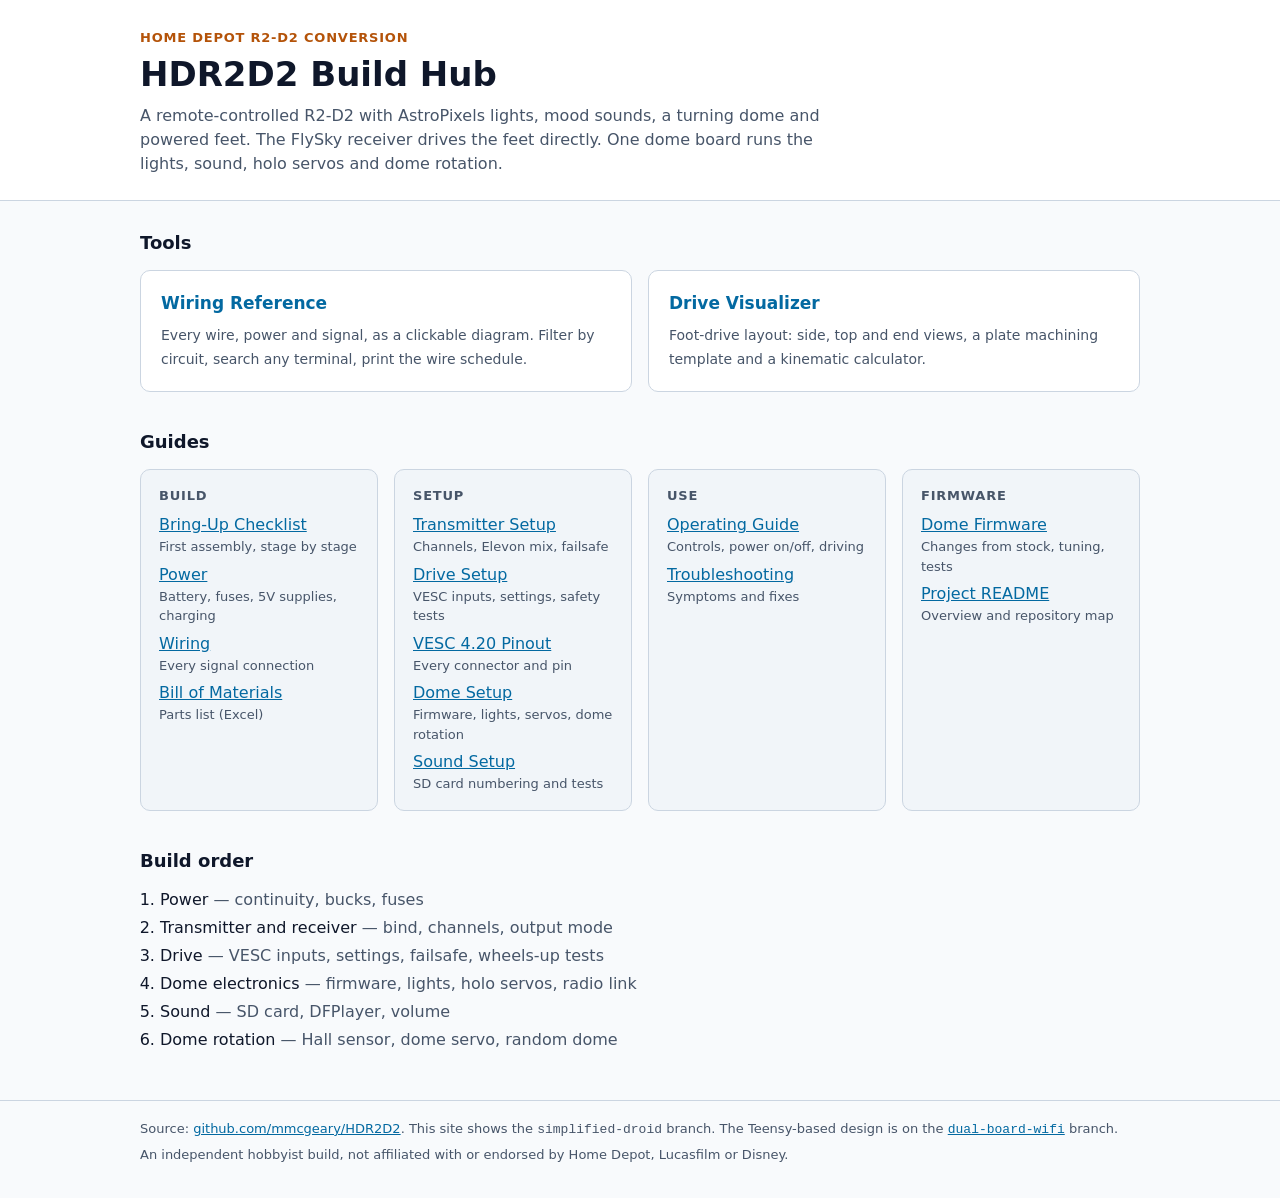
<file: index.html>
<!doctype html>
<html lang="en">
<head>
  <meta charset="utf-8">
  <meta name="viewport" content="width=device-width,initial-scale=1">
  <title>HDR2D2 Build Hub</title>
  <meta name="description" content="Home Depot R2-D2 conversion: wiring reference, drive visualizer and build guides for the simplified droid.">
  <style>
    :root {
      --bg: #070a12;
      --surface: #0f172a;
      --surface-2: #111c30;
      --border: #334155;
      --text: #e2e8f0;
      --muted: #94a3b8;
      --accent: #7dd3fc;
      --accent-2: #fbbf24;
      color-scheme: dark;
    }
    @media (prefers-color-scheme: light) {
      :root:not([data-theme="dark"]) {
        --bg: #f8fafc;
        --surface: #ffffff;
        --surface-2: #f1f5f9;
        --border: #cbd5e1;
        --text: #0f172a;
        --muted: #475569;
        --accent: #0369a1;
        --accent-2: #b45309;
        color-scheme: light;
      }
    }
    * { box-sizing: border-box; }
    body { margin: 0; background: var(--bg); color: var(--text); font-family: system-ui, -apple-system, "Segoe UI", sans-serif; line-height: 1.5; }
    a { color: var(--accent); }
    a:focus-visible { outline: 3px solid var(--accent); outline-offset: 2px; }
    .wrap { max-width: 1040px; margin: 0 auto; padding: 0 20px; }
    header { border-bottom: 1px solid var(--border); background: var(--surface); }
    header .wrap { padding-top: 28px; padding-bottom: 24px; }
    .eyebrow { margin: 0; color: var(--accent-2); font-size: 13px; font-weight: 600; letter-spacing: .06em; text-transform: uppercase; }
    h1 { margin: 6px 0 10px; font-size: clamp(26px, 4vw, 34px); line-height: 1.2; }
    .lede { margin: 0; max-width: 70ch; color: var(--muted); font-size: 16px; }
    main .wrap { padding-top: 28px; padding-bottom: 48px; }
    h2 { margin: 0 0 14px; font-size: 18px; }
    section + section { margin-top: 36px; }
    .tools { display: grid; grid-template-columns: repeat(auto-fit, minmax(280px, 1fr)); gap: 16px; }
    .tool { display: block; padding: 20px; border: 1px solid var(--border); border-radius: 10px; background: var(--surface); color: var(--text); text-decoration: none; }
    .tool:hover { border-color: var(--accent); }
    .tool strong { display: block; font-size: 17px; color: var(--accent); margin-bottom: 6px; }
    .tool span { color: var(--muted); font-size: 14px; }
    .docs { display: grid; grid-template-columns: repeat(auto-fit, minmax(220px, 1fr)); gap: 16px; }
    .group { padding: 16px 18px; border: 1px solid var(--border); border-radius: 10px; background: var(--surface-2); }
    .group h3 { margin: 0 0 8px; font-size: 13px; color: var(--muted); letter-spacing: .06em; text-transform: uppercase; }
    .group ul { margin: 0; padding: 0; list-style: none; }
    .group li + li { margin-top: 6px; }
    .group li span { display: block; color: var(--muted); font-size: 13px; }
    .flow { margin: 0; padding-left: 20px; }
    .flow li + li { margin-top: 4px; }
    .flow li span { color: var(--muted); }
    footer { border-top: 1px solid var(--border); }
    footer .wrap { padding-top: 18px; padding-bottom: 28px; color: var(--muted); font-size: 13px; }
    footer p { margin: 0 0 6px; }
    @media (max-width: 600px) {
      .wrap { padding: 0 16px; }
    }
  </style>
</head>
<body>
  <header>
    <div class="wrap">
      <p class="eyebrow">Home Depot R2-D2 conversion</p>
      <h1>HDR2D2 Build Hub</h1>
      <p class="lede">A remote-controlled R2-D2 with AstroPixels lights, mood sounds, a turning dome and powered feet. The FlySky receiver drives the feet directly. One dome board runs the lights, sound, holo servos and dome rotation.</p>
    </div>
  </header>
  <main>
    <div class="wrap">
      <section aria-labelledby="tools">
        <h2 id="tools">Tools</h2>
        <div class="tools">
          <a class="tool" href="wiring_reference.html">
            <strong>Wiring Reference</strong>
            <span>Every wire, power and signal, as a clickable diagram. Filter by circuit, search any terminal, print the wire schedule.</span>
          </a>
          <a class="tool" href="drive_visualizer.html">
            <strong>Drive Visualizer</strong>
            <span>Foot-drive layout: side, top and end views, a plate machining template and a kinematic calculator.</span>
          </a>
        </div>
      </section>

      <section aria-labelledby="guides">
        <h2 id="guides">Guides</h2>
        <div class="docs">
          <div class="group">
            <h3>Build</h3>
            <ul>
              <li><a href="https://github.com/mmcgeary/HDR2D2/blob/simplified-droid/BRING_UP.md">Bring-Up Checklist</a><span>First assembly, stage by stage</span></li>
              <li><a href="https://github.com/mmcgeary/HDR2D2/blob/simplified-droid/POWER.md">Power</a><span>Battery, fuses, 5V supplies, charging</span></li>
              <li><a href="https://github.com/mmcgeary/HDR2D2/blob/simplified-droid/WIRING.md">Wiring</a><span>Every signal connection</span></li>
              <li><a href="https://github.com/mmcgeary/HDR2D2/blob/simplified-droid/Master_R2D2_BOM.xls">Bill of Materials</a><span>Parts list (Excel)</span></li>
            </ul>
          </div>
          <div class="group">
            <h3>Setup</h3>
            <ul>
              <li><a href="https://github.com/mmcgeary/HDR2D2/blob/simplified-droid/TRANSMITTER_SETUP.md">Transmitter Setup</a><span>Channels, Elevon mix, failsafe</span></li>
              <li><a href="https://github.com/mmcgeary/HDR2D2/blob/simplified-droid/DRIVE_SETUP.md">Drive Setup</a><span>VESC inputs, settings, safety tests</span></li>
              <li><a href="https://github.com/mmcgeary/HDR2D2/blob/simplified-droid/VESC_PINOUT.md">VESC 4.20 Pinout</a><span>Every connector and pin</span></li>
              <li><a href="https://github.com/mmcgeary/HDR2D2/blob/simplified-droid/DOME_SETUP.md">Dome Setup</a><span>Firmware, lights, servos, dome rotation</span></li>
              <li><a href="https://github.com/mmcgeary/HDR2D2/blob/simplified-droid/SOUND_SETUP.md">Sound Setup</a><span>SD card numbering and tests</span></li>
            </ul>
          </div>
          <div class="group">
            <h3>Use</h3>
            <ul>
              <li><a href="https://github.com/mmcgeary/HDR2D2/blob/simplified-droid/OPERATING_GUIDE.md">Operating Guide</a><span>Controls, power on/off, driving</span></li>
              <li><a href="https://github.com/mmcgeary/HDR2D2/blob/simplified-droid/TROUBLESHOOTING.md">Troubleshooting</a><span>Symptoms and fixes</span></li>
            </ul>
          </div>
          <div class="group">
            <h3>Firmware</h3>
            <ul>
              <li><a href="https://github.com/mmcgeary/HDR2D2/blob/simplified-droid/AstroPixelsPlus/HDR2D2.md">Dome Firmware</a><span>Changes from stock, tuning, tests</span></li>
              <li><a href="https://github.com/mmcgeary/HDR2D2/blob/simplified-droid/README.md">Project README</a><span>Overview and repository map</span></li>
            </ul>
          </div>
        </div>
      </section>

      <section aria-labelledby="order">
        <h2 id="order">Build order</h2>
        <ol class="flow">
          <li>Power <span>— continuity, bucks, fuses</span></li>
          <li>Transmitter and receiver <span>— bind, channels, output mode</span></li>
          <li>Drive <span>— VESC inputs, settings, failsafe, wheels-up tests</span></li>
          <li>Dome electronics <span>— firmware, lights, holo servos, radio link</span></li>
          <li>Sound <span>— SD card, DFPlayer, volume</span></li>
          <li>Dome rotation <span>— Hall sensor, dome servo, random dome</span></li>
        </ol>
      </section>
    </div>
  </main>
  <footer>
    <div class="wrap">
      <p>Source: <a href="https://github.com/mmcgeary/HDR2D2">github.com/mmcgeary/HDR2D2</a>. This site shows the <code>simplified-droid</code> branch. The Teensy-based design is on the <a href="https://github.com/mmcgeary/HDR2D2/tree/dual-board-wifi"><code>dual-board-wifi</code></a> branch.</p>
      <p>An independent hobbyist build, not affiliated with or endorsed by Home Depot, Lucasfilm or Disney.</p>
    </div>
  </footer>
</body>
</html>
</file>
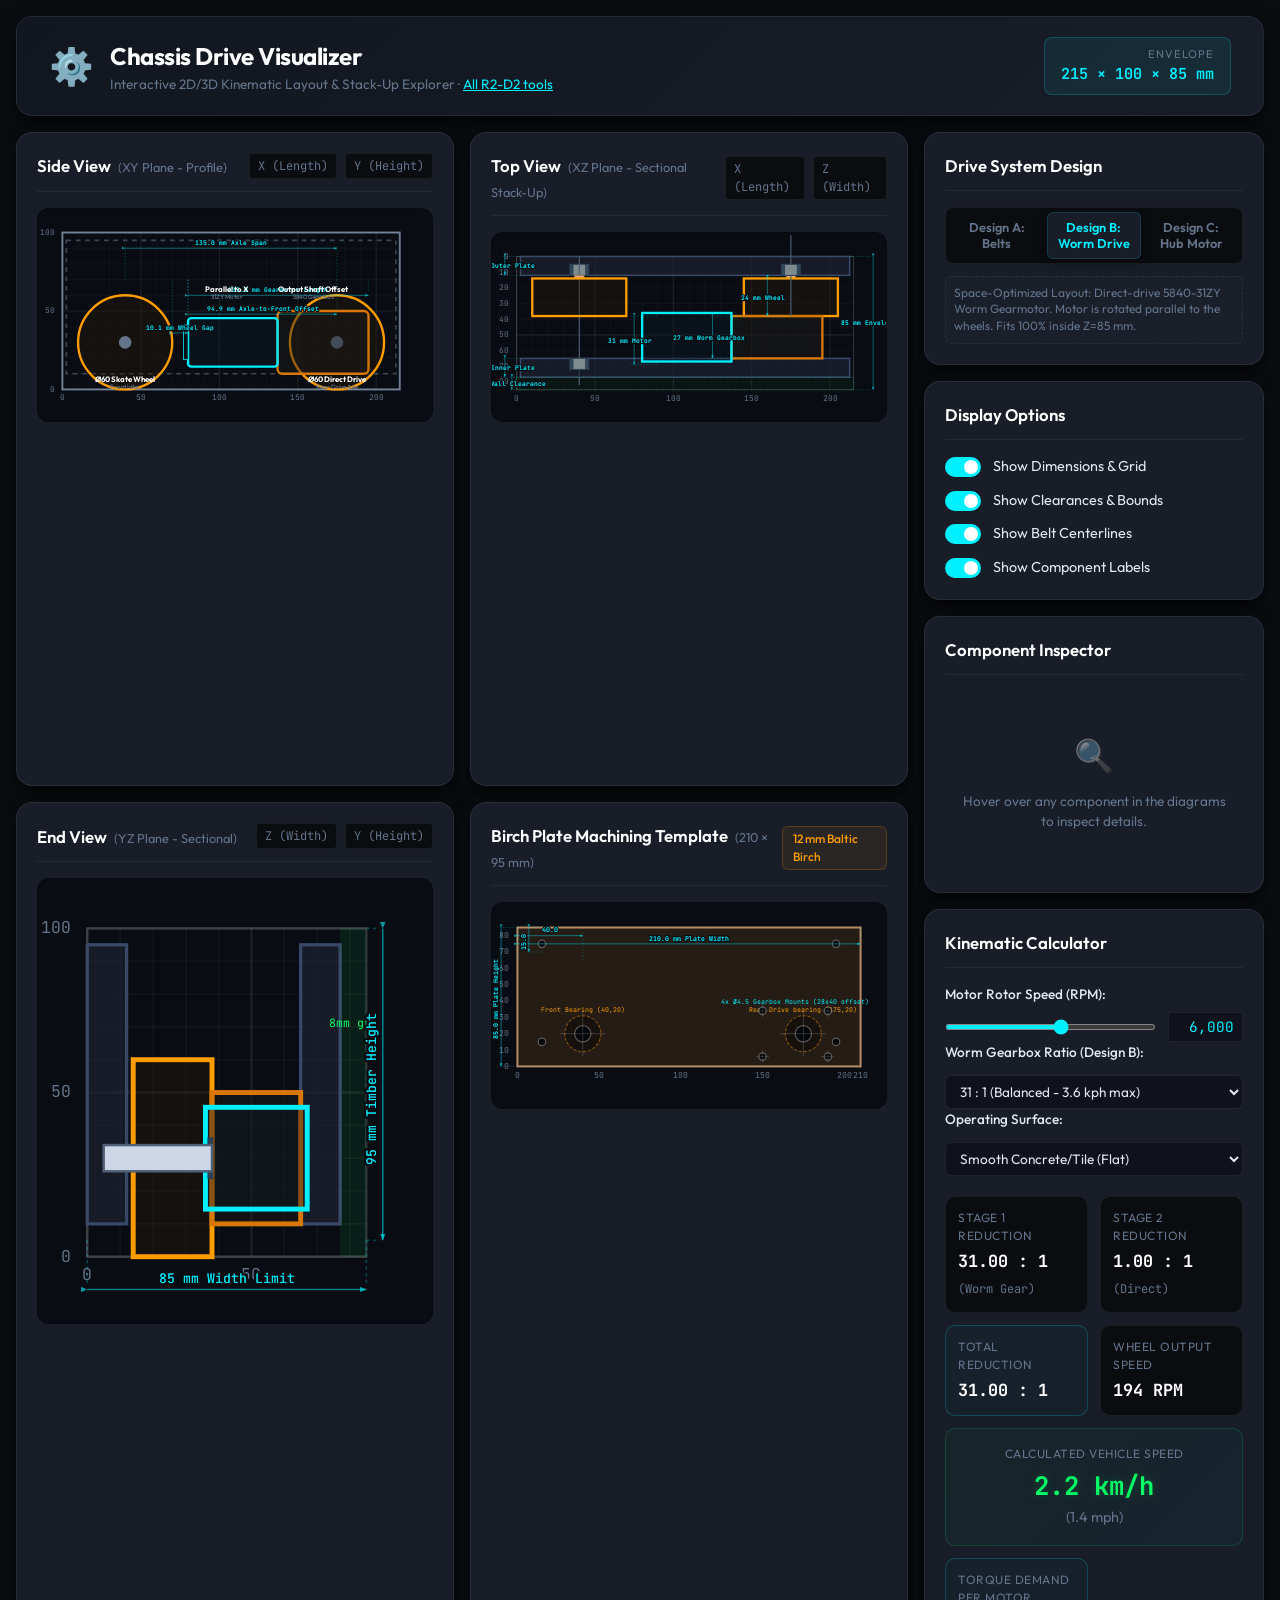
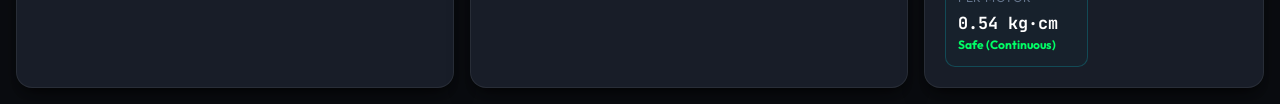
<file: drive_visualizer.html>
<!DOCTYPE html>
<html lang="en">
<head>
  <meta charset="UTF-8">
  <meta name="viewport" content="width=device-width, initial-scale=1.0">
  <title>Drive Visualizer</title>
  <link rel="preconnect" href="https://fonts.googleapis.com">
  <link rel="preconnect" href="https://fonts.gstatic.com" crossorigin>
  <link href="https://fonts.googleapis.com/css2?family=Inter:wght@300;400;500;600;700&family=JetBrains+Mono:wght@400;500&family=Outfit:wght@400;500;600;700&display=swap" rel="stylesheet">
  <link rel="stylesheet" href="drive_visualizer.css">
</head>
<body class="dark-mode">
  <div class="app-container">
    <header class="app-header">
      <div class="header-main">
        <div class="logo-area">
          <span class="logo-icon">⚙️</span>
          <div>
            <h1>Chassis Drive Visualizer</h1>
            <p class="subtitle">Interactive 2D/3D Kinematic Layout & Stack-Up Explorer · <a href="index.html" style="color: var(--color-motor);">All R2-D2 tools</a></p>
          </div>
        </div>
        <div class="chassis-badge">
          <span class="badge-label">Envelope</span>
          <span class="badge-value">215 × 100 × 85 mm</span>
        </div>
      </div>
    </header>

    <main class="app-layout">
      <!-- Grid of Diagrams -->
      <section class="diagrams-grid">
        <!-- XY Side View -->
        <div class="card diagram-card" id="card-xy">
          <div class="card-header">
            <h3>Side View <span class="coordinate-plane">(XY Plane - Profile)</span></h3>
            <div class="card-actions">
              <span class="axis-indicator x-axis">X (Length)</span>
              <span class="axis-indicator y-axis">Y (Height)</span>
            </div>
          </div>
          <div class="svg-container">
            <svg id="svg-side-view" viewBox="-15 -15 250 135" xmlns="http://www.w3.org/2000/svg"></svg>
          </div>
        </div>

        <!-- XZ Top View -->
        <div class="card diagram-card" id="card-xz">
          <div class="card-header">
            <h3>Top View <span class="coordinate-plane">(XZ Plane - Sectional Stack-Up)</span></h3>
            <div class="card-actions">
              <span class="axis-indicator x-axis">X (Length)</span>
              <span class="axis-indicator z-axis">Z (Width)</span>
            </div>
          </div>
          <div class="svg-container">
            <svg id="svg-top-view" viewBox="-15 -15 250 120" xmlns="http://www.w3.org/2000/svg"></svg>
          </div>
        </div>

        <!-- YZ End View -->
        <div class="card diagram-card" id="card-yz">
          <div class="card-header">
            <h3>End View <span class="coordinate-plane">(YZ Plane - Sectional)</span></h3>
            <div class="card-actions">
              <span class="axis-indicator z-axis">Z (Width)</span>
              <span class="axis-indicator y-axis">Y (Height)</span>
            </div>
          </div>
          <div class="svg-container">
            <svg id="svg-end-view" viewBox="-15 -15 120 135" xmlns="http://www.w3.org/2000/svg"></svg>
          </div>
        </div>

        <!-- Plate Machining -->
        <div class="card diagram-card" id="card-machining">
          <div class="card-header">
            <h3>Birch Plate Machining Template <span class="coordinate-plane">(210 × 95 mm)</span></h3>
            <div class="card-actions">
              <span class="badge-machining">12 mm Baltic Birch</span>
            </div>
          </div>
          <div class="svg-container">
            <svg id="svg-machining-view" viewBox="-15 -15 240 125" xmlns="http://www.w3.org/2000/svg"></svg>
          </div>
        </div>
      </section>

      <!-- Sidebar Controls and Calculations -->
      <aside class="app-sidebar">
        <!-- Design Selector -->
        <div class="card design-selector-card">
          <div class="card-header">
            <h3>Drive System Design</h3>
          </div>
          <div class="design-tabs">
            <button class="design-tab" id="tab-design-a">Design A: Belts</button>
            <button class="design-tab active" id="tab-design-b">Design B: Worm Drive</button>
            <button class="design-tab" id="tab-design-c">Design C: Hub Motor</button>
          </div>
          <p class="design-summary-text" id="design-summary">
            Space-Optimized Layout: Direct-drive 5840-31ZY Worm Gearmotor. Motor is rotated parallel to the wheels. Fits 100% inside Z=85 mm.
          </p>
        </div>

        <!-- Interactive Options -->
        <div class="card control-card">
          <div class="card-header">
            <h3>Display Options</h3>
          </div>
          <div class="control-group">
            <label class="toggle-control">
              <input type="checkbox" id="toggle-dimensions" checked>
              <span class="toggle-slider"></span>
              <span class="toggle-label">Show Dimensions & Grid</span>
            </label>
            <label class="toggle-control">
              <input type="checkbox" id="toggle-clearances" checked>
              <span class="toggle-slider"></span>
              <span class="toggle-label">Show Clearances & Bounds</span>
            </label>
            <label class="toggle-control">
              <input type="checkbox" id="toggle-belts" checked>
              <span class="toggle-slider"></span>
              <span class="toggle-label">Show Belt Centerlines</span>
            </label>
            <label class="toggle-control">
              <input type="checkbox" id="toggle-labels" checked>
              <span class="toggle-slider"></span>
              <span class="toggle-label">Show Component Labels</span>
            </label>
          </div>
        </div>

        <!-- Dynamic Component Inspector -->
        <div class="card inspector-card">
          <div class="card-header">
            <h3>Component Inspector</h3>
          </div>
          <div id="inspector-placeholder" class="inspector-empty">
            <span class="inspector-icon">🔍</span>
            <p>Hover over any component in the diagrams to inspect details.</p>
          </div>
          <div id="inspector-content" class="inspector-details hidden">
            <h4 id="inspect-name">Component Name</h4>
            <div class="details-grid">
              <div class="detail-row">
                <span class="detail-label">Location (X, Y):</span>
                <span class="detail-value" id="inspect-coords">-</span>
              </div>
              <div class="detail-row">
                <span class="detail-label">Z Span:</span>
                <span class="detail-value" id="inspect-z-span">-</span>
              </div>
              <div class="detail-row">
                <span class="detail-label">Main Dimensions:</span>
                <span class="detail-value" id="inspect-dims">-</span>
              </div>
              <div class="detail-row">
                <span class="detail-label">Specification:</span>
                <span class="detail-value" id="inspect-spec">-</span>
              </div>
              <div class="detail-row" id="inspect-machining-row">
                <span class="detail-label">Machining:</span>
                <span class="detail-value" id="inspect-machining">-</span>
              </div>
            </div>
            <div class="inspect-desc-box">
              <p id="inspect-desc">-</p>
            </div>
          </div>
        </div>

        <!-- Kinematics & Calculations -->
        <div class="card calculator-card">
          <div class="card-header">
            <h3>Kinematic Calculator</h3>
          </div>
          <div class="calc-inputs">
            <div class="input-row">
              <label for="motor-rpm-input">Motor Rotor Speed (RPM):</label>
              <div class="slider-val-container">
                <input type="range" id="motor-rpm-input" min="1000" max="10000" step="250" value="6000">
                <span class="mono-value" id="motor-rpm-val">6,000</span>
              </div>
            </div>
            <div class="input-row hidden" id="design-a-stages-row">
              <label for="design-a-stages-select">Design A Belts Stages:</label>
              <select id="design-a-stages-select">
                <option value="2">2-Stage (Jackshaft - 12.60:1)</option>
                <option value="1" selected>1-Stage (Direct - 4.00:1)</option>
              </select>
            </div>
            <div class="input-row hidden" id="design-a-motor-row">
              <label for="design-a-motor-select">Design A Motor Type:</label>
              <select id="design-a-motor-select">
                <option value="550" selected>Standard 550 Brushed (Protrudes 54mm)</option>
                <option value="3536">3536 Brushless Outrunner (Protrudes 33mm)</option>
                <option value="3650">3650 Brushless Inrunner (Protrudes 47mm)</option>
              </select>
            </div>
            <div class="input-row hidden" id="design-a-mount-row">
              <label for="design-a-mount-select">Design A Mounting Style:</label>
              <select id="design-a-mount-select">
                <option value="inboard" selected>Inboard (Standard - Protrudes)</option>
                <option value="between">Between-Plates (Reversed Bracket)</option>
              </select>
            </div>
            <div class="input-row" id="ratio-selector-row">
              <label for="worm-ratio-select">Worm Gearbox Ratio (Design B):</label>
              <select id="worm-ratio-select">
                <option value="17">17 : 1 (Speed - 6.6 kph max)</option>
                <option value="31" selected>31 : 1 (Balanced - 3.6 kph max)</option>
                <option value="50">50 : 1 (Torque - 2.3 kph max)</option>
              </select>
            </div>
            <div class="input-row">
              <label for="surface-select">Operating Surface:</label>
              <select id="surface-select">
                <option value="concrete" selected>Smooth Concrete/Tile (Flat)</option>
                <option value="carpet">Low-Pile Carpet (Flat)</option>
                <option value="ramp">Carpeted Ramp (1:12 Slope)</option>
              </select>
            </div>
          </div>

          <div class="calc-results">
            <div class="result-box">
              <span class="result-label">Stage 1 Reduction</span>
              <span class="result-value" id="stage1-ratio">3.60 : 1 <span class="result-sub">(15T → 54T)</span></span>
            </div>
            <div class="result-box">
              <span class="result-label">Stage 2 Reduction</span>
              <span class="result-value" id="stage2-ratio">3.50 : 1 <span class="result-sub">(16T → 56T)</span></span>
            </div>
            <div class="result-box highlighted">
              <span class="result-label">Total Reduction</span>
              <span class="result-value" id="total-ratio">12.60 : 1</span>
            </div>
            <div class="result-box">
              <span class="result-label">Wheel Output Speed</span>
              <span class="result-value" id="wheel-rpm-val">1,190 RPM</span>
            </div>
            <div class="result-box speed-box">
              <span class="result-label">Calculated Vehicle Speed</span>
              <span class="result-value" id="speed-kph-val">13.5 km/h</span>
              <span class="result-sub" id="speed-mph-val">(8.4 mph)</span>
            </div>
            <div class="result-box highlighted" id="torque-status-box">
              <span class="result-label">Torque Demand per Motor</span>
              <span class="result-value" id="torque-value">0.54 kg·cm</span>
              <span class="result-sub" id="torque-status" style="color: #00ff66; font-weight: bold;">Safe (Continuous)</span>
            </div>
          </div>
        </div>
      </aside>
    </main>
  </div>

  <script src="drive_visualizer.js"></script>
</body>
</html>
</file>
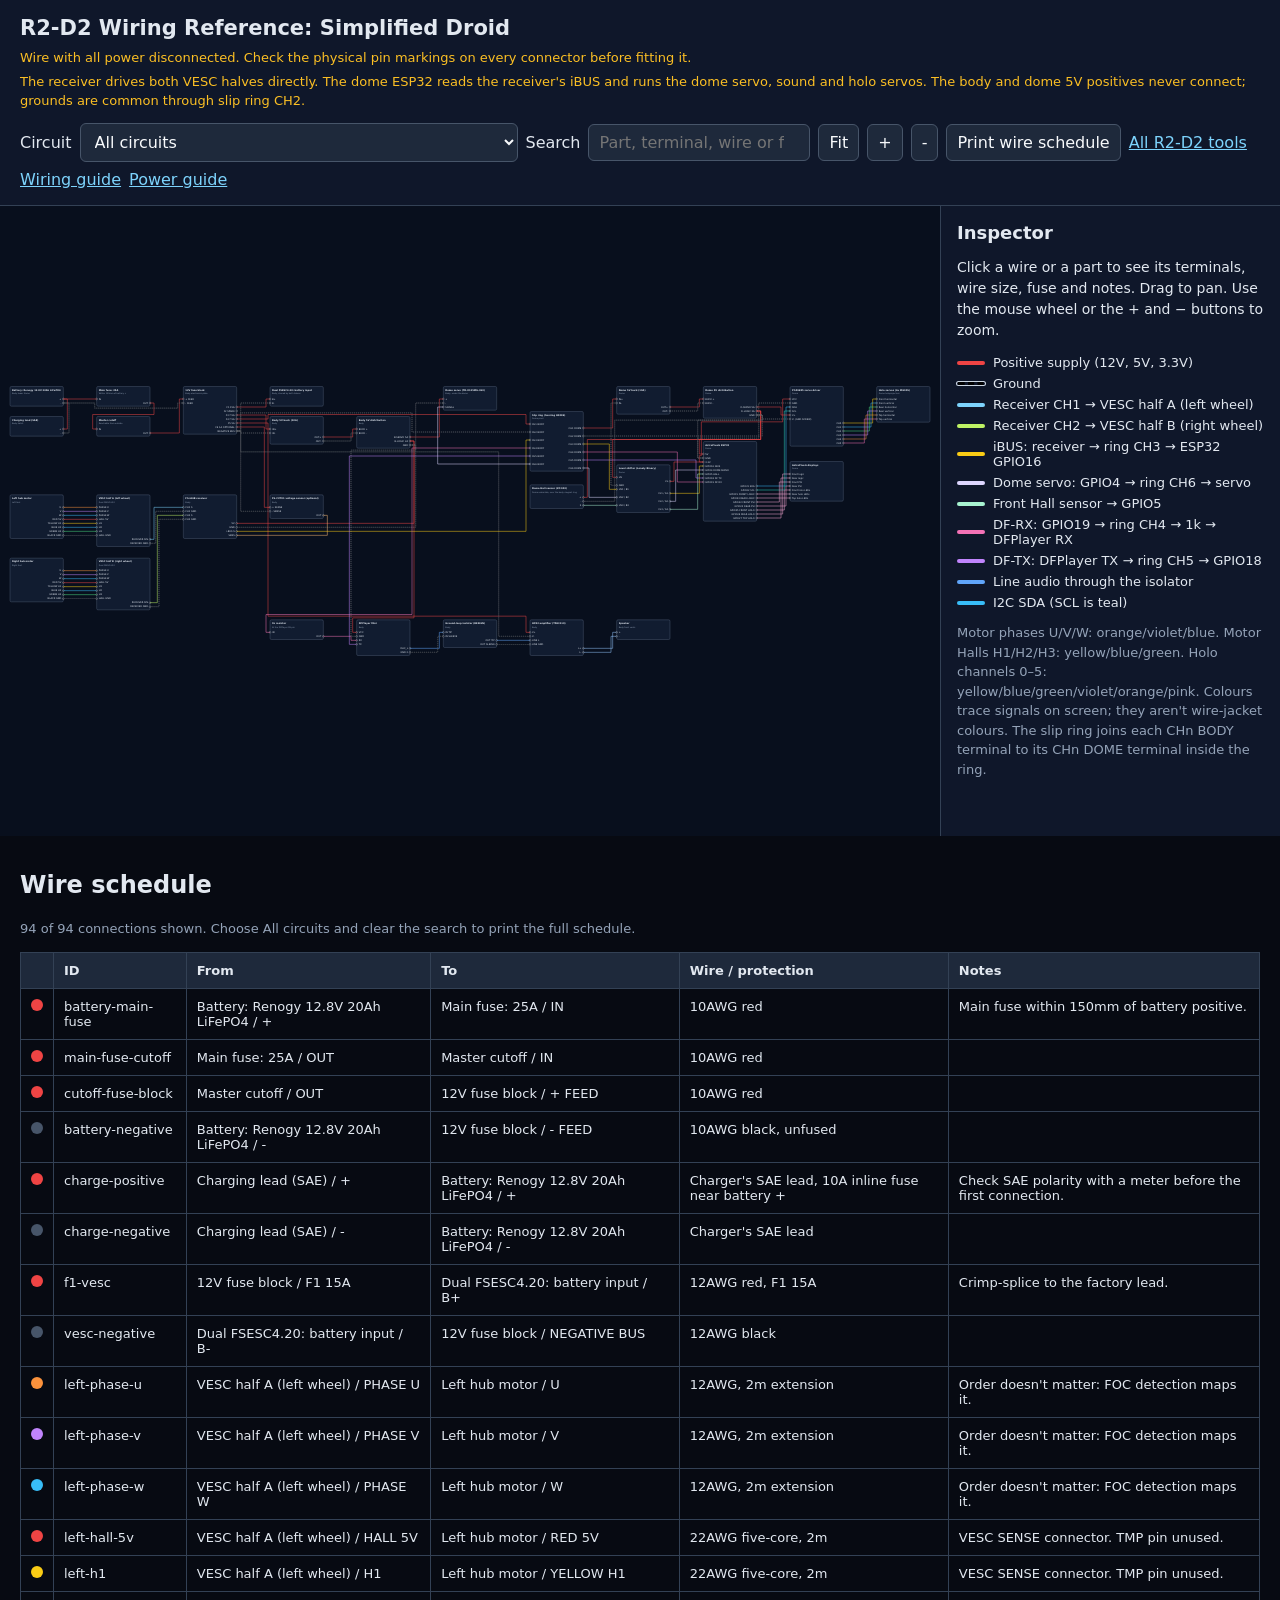
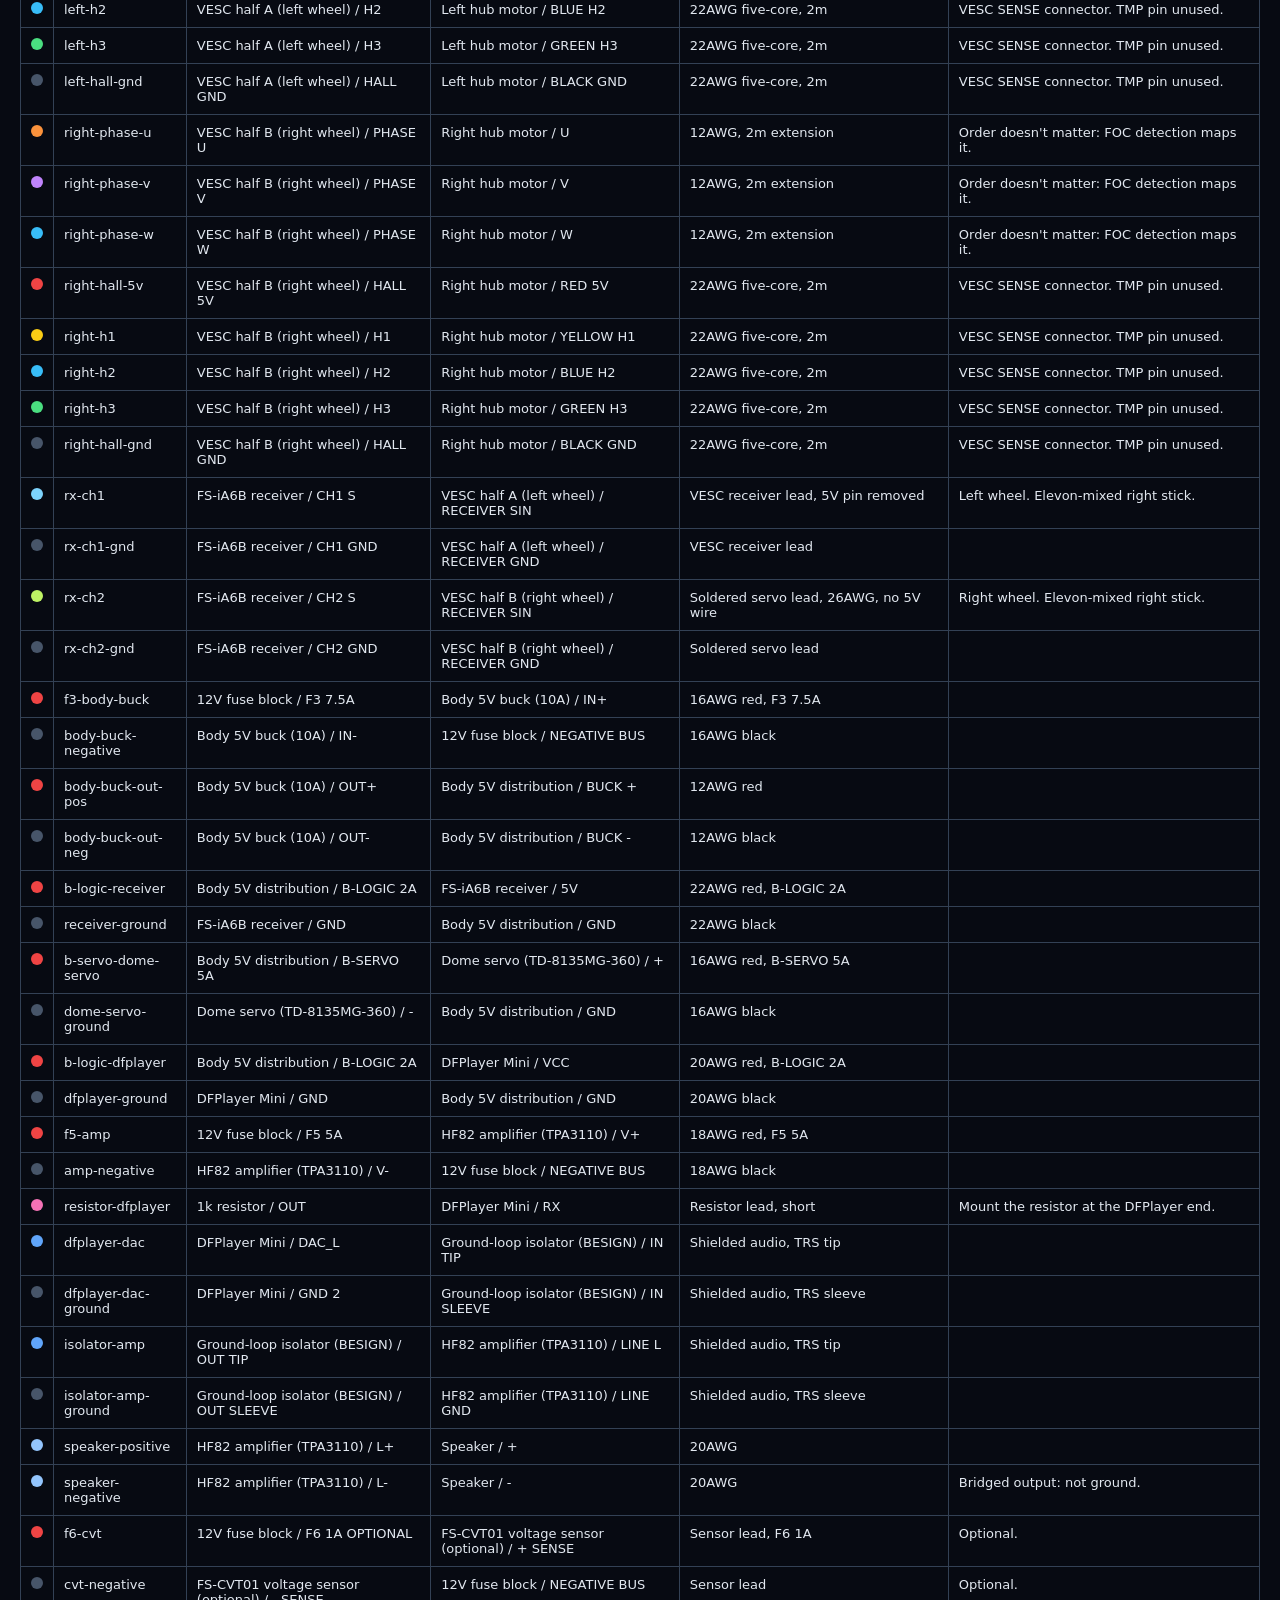
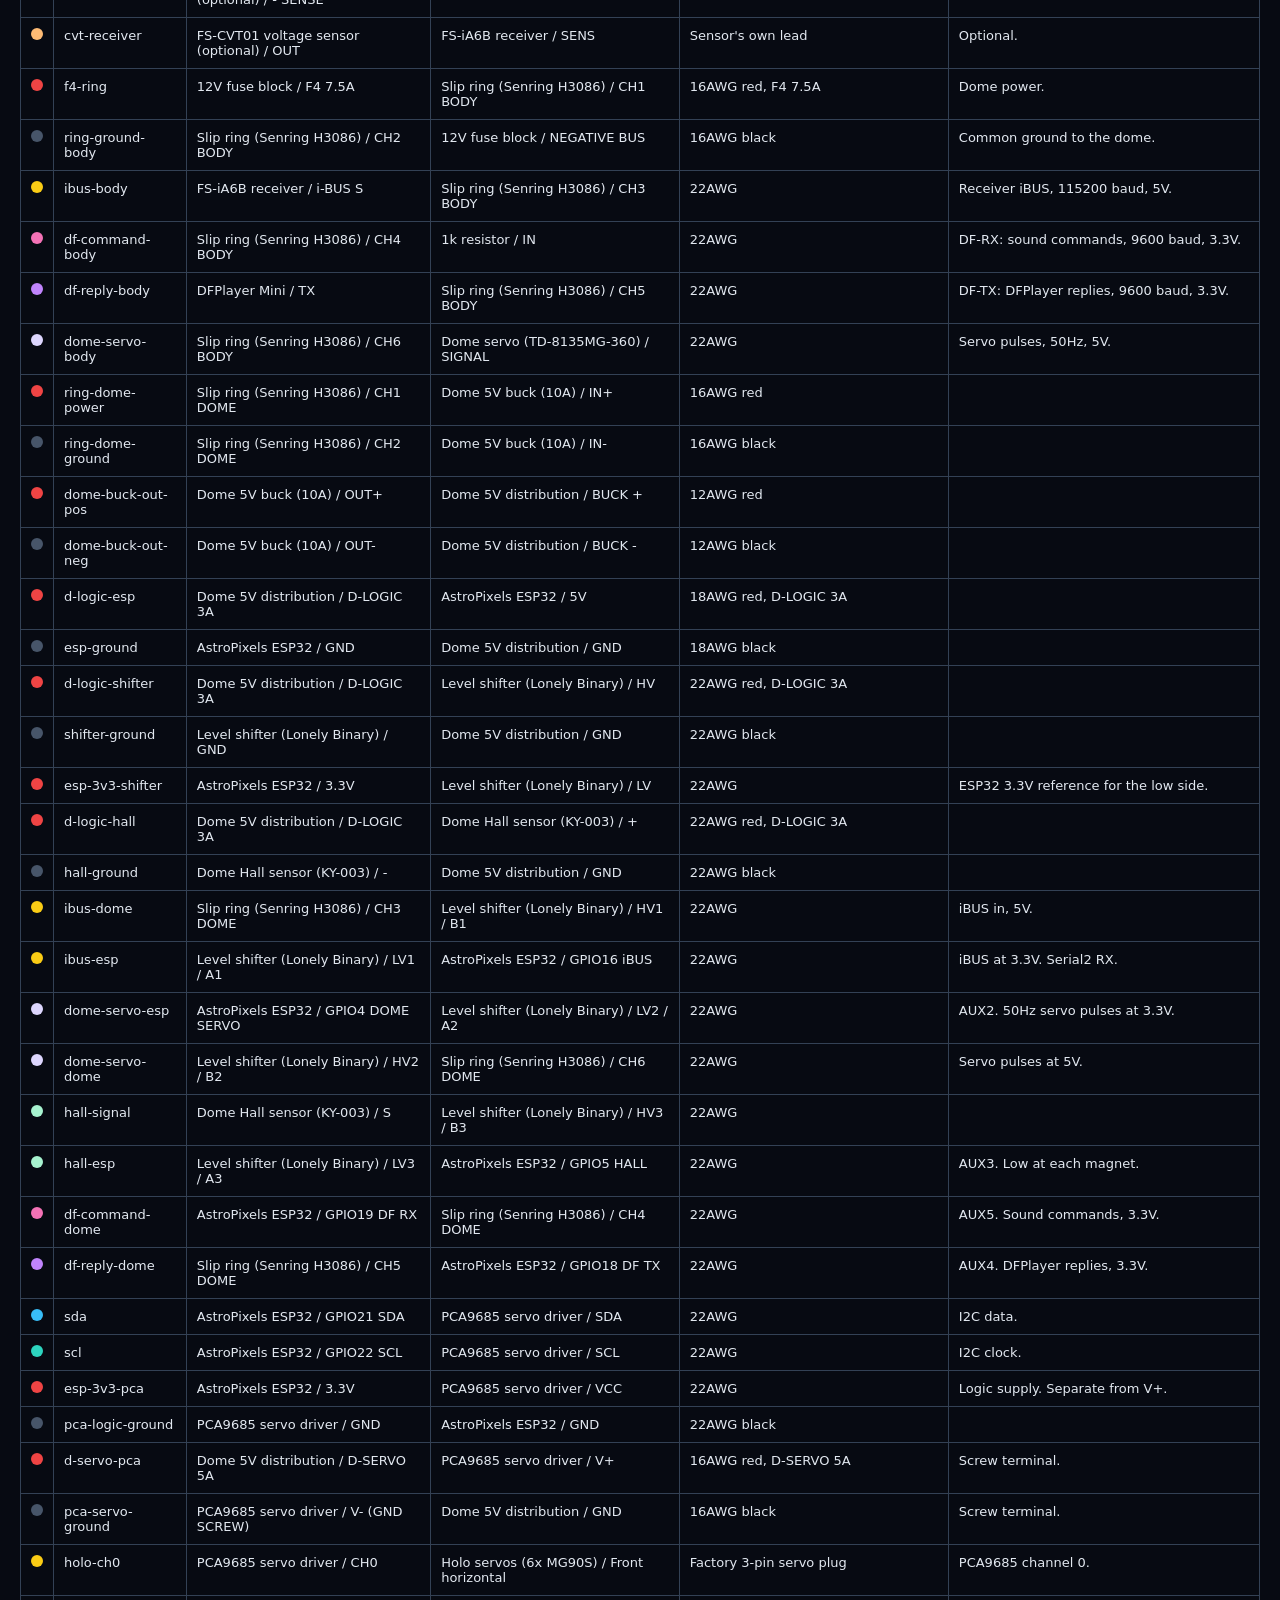
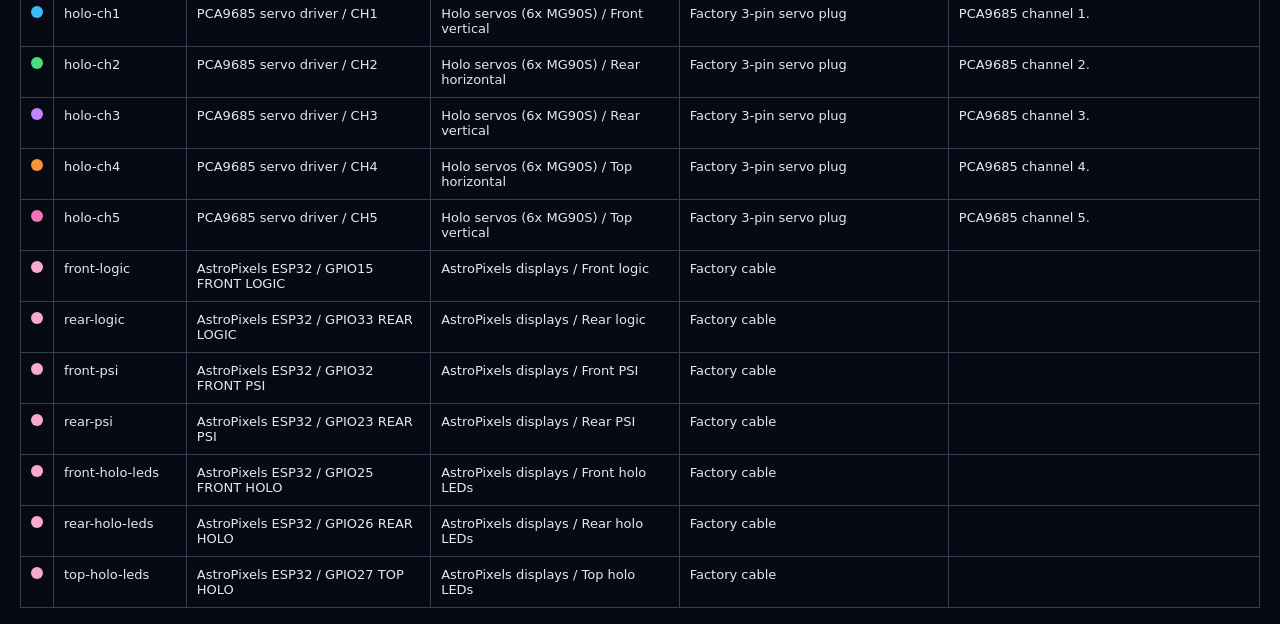
<file: wiring_reference.html>
<!doctype html>
<html lang="en">
<head>
  <meta charset="utf-8">
  <meta name="viewport" content="width=device-width,initial-scale=1">
  <title>R2-D2 Wiring Reference</title>
  <style>
    :root { color-scheme: dark; font-family: system-ui, sans-serif; background: #070a12; color: #e2e8f0; }
    * { box-sizing: border-box; }
    body { margin: 0; background: #070a12; }
    header { padding: 16px 20px; border-bottom: 1px solid #334155; background: #0f172a; }
    h1 { font-size: 21px; margin: 0 0 8px; }
    p { line-height: 1.5; }
    .notice { margin: 0 0 4px; color: #fbbf24; font-size: 13px; }
    a { color: #7dd3fc; }
    .controls { display: flex; gap: 8px; flex-wrap: wrap; align-items: center; margin-top: 12px; }
    button, input, select { font: inherit; padding: 8px 10px; border: 1px solid #475569; border-radius: 6px; background: #1e293b; color: #f8fafc; }
    button { cursor: pointer; }
    button:focus-visible, a:focus-visible, .wire:focus-visible, .component:focus-visible { outline: 3px solid #38bdf8; }
    .layout { display: grid; grid-template-columns: minmax(0,1fr) 340px; }
    #viewport { height: 70vh; min-height: 420px; overflow: hidden; background: #080f1d; cursor: grab; touch-action: none; }
    #schematic { width: 100%; height: 100%; display: block; }
    aside { background: #0f172a; padding: 16px; border-left: 1px solid #334155; overflow: auto; max-height: 70vh; }
    aside h2 { font-size: 18px; margin-top: 0; overflow-wrap: anywhere; }
    aside p { font-size: 14px; overflow-wrap: anywhere; }
    .legend { display: grid; grid-template-columns: 28px 1fr; gap: 6px 8px; align-items: center; font-size: 13px; margin: 0 0 12px; }
    .swatch { height: 4px; border-radius: 2px; }
    .swatch.ground { height: 0; border-top: 3px dashed #000; box-shadow: 0 0 0 1px #cbd5e1; }
    .component rect { fill: #111c30; stroke: #64748b; stroke-width: 2; }
    .component text { fill: #e2e8f0; font-size: 14px; }
    .component .title { font-size: 14px; font-weight: bold; }
    .component .area { fill: #94a3b8; font-size: 12px; }
    .component circle { fill: #070a12; stroke: #cbd5e1; stroke-width: 2; }
    .component.selected rect { stroke: #38bdf8; stroke-width: 3; }
    .wire { cursor: pointer; }
    .wire .hit { fill: none; stroke: transparent; stroke-width: 18; }
    .wire .line { fill: none; stroke-width: 3; }
    .wire.ground .line { filter: drop-shadow(0 0 1px #cbd5e1); }
    .wire:hover .line, .wire:focus-visible .line { stroke-width: 5; filter: drop-shadow(0 0 3px #fff); }
    .wire.selected .line { stroke-width: 7; filter: drop-shadow(0 0 4px #fff); }
    .wire.trace-muted .line { opacity: .15; }
    .wire:hover .line, .wire:focus-visible .line, .wire.selected .line { opacity: 1; }
    .dimmed { display: none; }
    #schedule { padding: 16px 20px; overflow-x: auto; }
    table { border-collapse: collapse; width: 100%; font-size: 13px; }
    th, td { padding: 10px; text-align: left; border: 1px solid #334155; vertical-align: top; }
    th { background: #1e293b; }
    td.dot { width: 18px; }
    td.dot span { display: inline-block; width: 12px; height: 12px; border-radius: 50%; }
    .small { font-size: 13px; color: #94a3b8; }
    @media (max-width: 800px) {
      header, #schedule { padding-left: 16px; padding-right: 16px; }
      .layout { grid-template-columns: 1fr; }
      aside { max-height: none; border-left: 0; border-top: 1px solid #334155; }
      #viewport { height: 60vh; }
    }
    @media print {
      :root { color-scheme: light; background: white; color: black; }
      body { background: white; }
      .layout, .controls { display: none; }
      header, th { background: white; color: black; }
      .notice, a, .small { color: black; }
      table { font-size: 10px; }
      th, td { border-color: #999; }
      tr { break-inside: avoid; }
      #schedule { overflow: visible; }
    }
  </style>
</head>
<body>
  <header>
    <h1>R2-D2 Wiring Reference: Simplified Droid</h1>
    <p class="notice">Wire with all power disconnected. Check the physical pin markings on every connector before fitting it.</p>
    <p class="notice">The receiver drives both VESC halves directly. The dome ESP32 reads the receiver's iBUS and runs the dome servo, sound and holo servos. The body and dome 5V positives never connect; grounds are common through slip ring CH2.</p>
    <div class="controls">
      <label for="filter">Circuit</label>
      <select id="filter">
        <option value="all" selected>All circuits</option>
        <option value="power12">Battery power and fuses</option>
        <option value="charge">Charging lead</option>
        <option value="body5">Body 5V</option>
        <option value="dome5">Dome 5V</option>
        <option value="drive">Receiver to VESC</option>
        <option value="phase">Motor phases</option>
        <option value="hall">Motor Halls</option>
        <option value="control">Dome control: iBUS, dome servo, Hall sensor, I2C</option>
        <option value="audio">Sound</option>
        <option value="servos">Holo servos</option>
        <option value="leds">Lights</option>
      </select>
      <label for="search">Search</label>
      <input id="search" type="search" placeholder="Part, terminal, wire or fuse">
      <button id="fit" type="button">Fit</button>
      <button id="zoom-in" type="button" aria-label="Zoom in">+</button>
      <button id="zoom-out" type="button" aria-label="Zoom out">-</button>
      <button id="print" type="button">Print wire schedule</button>
      <a href="index.html">All R2-D2 tools</a>
      <a href="https://github.com/mmcgeary/HDR2D2/blob/simplified-droid/WIRING.md">Wiring guide</a>
      <a href="https://github.com/mmcgeary/HDR2D2/blob/simplified-droid/POWER.md">Power guide</a>
    </div>
  </header>
  <main>
    <div class="layout">
      <div id="viewport">
        <svg id="schematic" xmlns="http://www.w3.org/2000/svg" role="img" aria-label="Interactive wiring diagram. The same connections are listed in the wire schedule below."></svg>
      </div>
      <aside id="inspector" aria-live="polite">
        <h2>Inspector</h2>
        <p>Click a wire or a part to see its terminals, wire size, fuse and notes. Drag to pan. Use the mouse wheel or the + and − buttons to zoom.</p>
        <div class="legend">
          <span class="swatch" style="background:#ef4444"></span><span>Positive supply (12V, 5V, 3.3V)</span>
          <span class="swatch ground"></span><span>Ground</span>
          <span class="swatch" style="background:#7dd3fc"></span><span>Receiver CH1 → VESC half A (left wheel)</span>
          <span class="swatch" style="background:#bef264"></span><span>Receiver CH2 → VESC half B (right wheel)</span>
          <span class="swatch" style="background:#facc15"></span><span>iBUS: receiver → ring CH3 → ESP32 GPIO16</span>
          <span class="swatch" style="background:#ddd6fe"></span><span>Dome servo: GPIO4 → ring CH6 → servo</span>
          <span class="swatch" style="background:#a7f3d0"></span><span>Front Hall sensor → GPIO5</span>
          <span class="swatch" style="background:#f472b6"></span><span>DF-RX: GPIO19 → ring CH4 → 1k → DFPlayer RX</span>
          <span class="swatch" style="background:#c084fc"></span><span>DF-TX: DFPlayer TX → ring CH5 → GPIO18</span>
          <span class="swatch" style="background:#60a5fa"></span><span>Line audio through the isolator</span>
          <span class="swatch" style="background:#38bdf8"></span><span>I2C SDA (SCL is teal)</span>
        </div>
        <p class="small">Motor phases U/V/W: orange/violet/blue. Motor Halls H1/H2/H3: yellow/blue/green. Holo channels 0–5: yellow/blue/green/violet/orange/pink. Colours trace signals on screen; they aren't wire-jacket colours. The slip ring joins each CHn BODY terminal to its CHn DOME terminal inside the ring.</p>
      </aside>
    </div>
    <section id="schedule">
      <h2>Wire schedule</h2>
      <p class="small" id="count"></p>
      <table>
        <thead><tr><th></th><th>ID</th><th>From</th><th>To</th><th>Wire / protection</th><th>Notes</th></tr></thead>
        <tbody id="wire-table"></tbody>
      </table>
    </section>
  </main>
  <script id="harness-data" type="application/json">
{
  "components": {
    "battery": {
      "name": "Battery: Renogy 12.8V 20Ah LiFePO4",
      "area": "Body lower frame",
      "x": 50,
      "y": 50,
      "ports": [
        "+",
        "-"
      ],
      "right": [
        "+",
        "-"
      ],
      "note": "20A continuous limit. Secure the battery and cover both terminals."
    },
    "chargeLead": {
      "name": "Charging lead (SAE)",
      "area": "Body hatch",
      "x": 50,
      "y": 230,
      "ports": [
        "+",
        "-"
      ],
      "right": [
        "+",
        "-"
      ],
      "note": "ECO-WORTHY 14.4V 9A charger in LiFePO4 mode. The lead connects straight to the battery: the master cutoff does not isolate it. Cover the socket when unused."
    },
    "mainFuse": {
      "name": "Main fuse: 25A",
      "area": "Within 150mm of battery +",
      "x": 570,
      "y": 50,
      "ports": [
        "IN",
        "OUT"
      ],
      "right": [
        "OUT"
      ],
      "note": "Holder rated 30A / 32V DC or higher. 10AWG."
    },
    "cutoff": {
      "name": "Master cutoff",
      "area": "Reachable from outside",
      "x": 570,
      "y": 230,
      "ports": [
        "IN",
        "OUT"
      ],
      "right": [
        "OUT"
      ],
      "note": "DC load-break switch rated 30A at 16V or higher."
    },
    "fuseBlock": {
      "name": "12V fuse block",
      "area": "Body electronics plate",
      "x": 1090,
      "y": 50,
      "ports": [
        "+ FEED",
        "- FEED",
        "F1 15A",
        "F2 SPARE",
        "F3 7.5A",
        "F4 7.5A",
        "F5 5A",
        "F6 1A OPTIONAL",
        "NEGATIVE BUS"
      ],
      "right": [
        "F1 15A",
        "F2 SPARE",
        "F3 7.5A",
        "F4 7.5A",
        "F5 5A",
        "F6 1A OPTIONAL",
        "NEGATIVE BUS"
      ],
      "note": "Six-way blade block with integrated negative bus. F2 is empty. F6 is fitted only with the optional FS-CVT01 sensor. Grounds are never fused.",
      "connections": [
        [
          "- FEED",
          "NEGATIVE BUS"
        ]
      ]
    },
    "vescSupply": {
      "name": "Dual FSESC4.20: battery input",
      "area": "Body, shared by both halves",
      "x": 1610,
      "y": 50,
      "ports": [
        "B+",
        "B-"
      ],
      "right": [],
      "note": "One bare-wire battery input pair feeds both halves. CAN switch OFF."
    },
    "vescA": {
      "name": "VESC half A (left wheel)",
      "area": "Dual FSESC4.20",
      "x": 570,
      "y": 700,
      "ports": [
        "PHASE U",
        "PHASE V",
        "PHASE W",
        "HALL 5V",
        "H1",
        "H2",
        "H3",
        "HALL GND",
        "RECEIVER SIN",
        "RECEIVER GND"
      ],
      "right": [
        "RECEIVER SIN",
        "RECEIVER GND"
      ],
      "note": "PPM app, CAN off, own USB port for VESC Tool. Wheel direction set here (Invert Motor Direction). Factory-soldered receiver lead."
    },
    "leftMotor": {
      "name": "Left hub motor",
      "area": "Left foot",
      "x": 50,
      "y": 700,
      "ports": [
        "U",
        "V",
        "W",
        "RED 5V",
        "YELLOW H1",
        "BLUE H2",
        "GREEN H3",
        "BLACK GND"
      ],
      "right": [
        "U",
        "V",
        "W",
        "RED 5V",
        "YELLOW H1",
        "BLUE H2",
        "GREEN H3",
        "BLACK GND"
      ],
      "note": "Razor Tekno Pop hub motor. Temperature wire unused and insulated."
    },
    "vescB": {
      "name": "VESC half B (right wheel)",
      "area": "Dual FSESC4.20",
      "x": 570,
      "y": 1080,
      "ports": [
        "PHASE U",
        "PHASE V",
        "PHASE W",
        "HALL 5V",
        "H1",
        "H2",
        "H3",
        "HALL GND",
        "RECEIVER SIN",
        "RECEIVER GND"
      ],
      "right": [
        "RECEIVER SIN",
        "RECEIVER GND"
      ],
      "note": "PPM app, CAN off, own USB port for VESC Tool. Wheel direction set here (Invert Motor Direction). Receiver lead soldered to the second half's pads (signal + GND only). See DRIVE_SETUP.md section 2."
    },
    "rightMotor": {
      "name": "Right hub motor",
      "area": "Right foot",
      "x": 50,
      "y": 1080,
      "ports": [
        "U",
        "V",
        "W",
        "RED 5V",
        "YELLOW H1",
        "BLUE H2",
        "GREEN H3",
        "BLACK GND"
      ],
      "right": [
        "U",
        "V",
        "W",
        "RED 5V",
        "YELLOW H1",
        "BLUE H2",
        "GREEN H3",
        "BLACK GND"
      ],
      "note": "Razor Tekno Pop hub motor. Temperature wire unused and insulated."
    },
    "receiver": {
      "name": "FS-iA6B receiver",
      "area": "Body",
      "x": 1090,
      "y": 700,
      "ports": [
        "CH1 S",
        "CH1 GND",
        "CH2 S",
        "CH2 GND",
        "5V",
        "GND",
        "i-BUS S",
        "SENS"
      ],
      "right": [
        "5V",
        "GND",
        "i-BUS S",
        "SENS"
      ],
      "note": "Output mode PWM, serial i-BUS. Bound to the FS-i6X. Failsafe: CH1, CH2, CH4 centred, CH5 (SwA) up."
    },
    "bodyBuck": {
      "name": "Body 5V buck (10A)",
      "area": "Body",
      "x": 1610,
      "y": 230,
      "ports": [
        "IN+",
        "IN-",
        "OUT+",
        "OUT-"
      ],
      "right": [
        "OUT+",
        "OUT-"
      ],
      "note": "Fixed 5V 10A, 10-35V input. Output measures 4.9-5.1V before loads are connected."
    },
    "bodyBlock": {
      "name": "Body 5V distribution",
      "area": "Body",
      "x": 2130,
      "y": 230,
      "ports": [
        "BUCK +",
        "BUCK -",
        "B-SERVO 5A",
        "B-LOGIC 2A",
        "GND"
      ],
      "right": [
        "B-SERVO 5A",
        "B-LOGIC 2A",
        "GND"
      ],
      "note": "Dual-row terminal strip. B-SERVO and B-LOGIC are inline fuses at their takeoff. Devices connect only to the fused fan-out."
    },
    "domeServo": {
      "name": "Dome servo (TD-8135MG-360)",
      "area": "Body, under the dome",
      "x": 2650,
      "y": 50,
      "ports": [
        "+",
        "-",
        "SIGNAL"
      ],
      "right": [],
      "note": "Continuous rotation. Stop point set with transmitter CH4 subtrim."
    },
    "dfplayer": {
      "name": "DFPlayer Mini",
      "area": "Body",
      "x": 2130,
      "y": 1450,
      "ports": [
        "VCC",
        "GND",
        "RX",
        "TX",
        "DAC_L",
        "GND 2"
      ],
      "right": [
        "DAC_L",
        "GND 2"
      ],
      "note": "microSD: FAT32, /mp3/0001.mp3 ... (SOUND_SETUP.md). SPK1/SPK2 and BUSY unused."
    },
    "resistor": {
      "name": "1k resistor",
      "area": "At the DFPlayer RX pin",
      "x": 1610,
      "y": 1450,
      "ports": [
        "IN",
        "OUT"
      ],
      "right": [
        "OUT"
      ],
      "note": "Serial command-line resistor. Not a level converter."
    },
    "isolator": {
      "name": "Ground-loop isolator (BESIGN)",
      "area": "Body",
      "x": 2650,
      "y": 1450,
      "ports": [
        "IN TIP",
        "IN SLEEVE",
        "OUT TIP",
        "OUT SLEEVE"
      ],
      "right": [
        "OUT TIP",
        "OUT SLEEVE"
      ],
      "note": "TRS ring (right channel) unused. Nothing bypasses it."
    },
    "amp": {
      "name": "HF82 amplifier (TPA3110)",
      "area": "Body",
      "x": 3170,
      "y": 1450,
      "ports": [
        "V+",
        "V-",
        "LINE L",
        "LINE GND",
        "L+",
        "L-"
      ],
      "right": [
        "L+",
        "L-"
      ],
      "note": "Bridged output: neither speaker wire is ground. No volume control: volume is the VrB dial."
    },
    "speaker": {
      "name": "Speaker",
      "area": "Body front vents",
      "x": 3690,
      "y": 1450,
      "ports": [
        "+",
        "-"
      ],
      "right": [],
      "note": ""
    },
    "cvt": {
      "name": "FS-CVT01 voltage sensor (optional)",
      "area": "Body",
      "x": 1610,
      "y": 700,
      "ports": [
        "+ SENSE",
        "- SENSE",
        "OUT"
      ],
      "right": [
        "OUT"
      ],
      "note": "Shows pack voltage on the FS-i6X screen."
    },
    "ring": {
      "name": "Slip ring (Senring H3086)",
      "area": "Dome pivot",
      "x": 3170,
      "y": 200,
      "ports": [
        "CH1 BODY",
        "CH1 DOME",
        "CH2 BODY",
        "CH2 DOME",
        "CH3 BODY",
        "CH3 DOME",
        "CH4 BODY",
        "CH4 DOME",
        "CH5 BODY",
        "CH5 DOME",
        "CH6 BODY",
        "CH6 DOME"
      ],
      "right": [
        "CH1 DOME",
        "CH2 DOME",
        "CH3 DOME",
        "CH4 DOME",
        "CH5 DOME",
        "CH6 DOME"
      ],
      "note": "Six contacts, 10A each, 17AWG leads. Identify contacts by continuity, not colour. Never parallel contacts.",
      "connections": [
        [
          "CH1 BODY",
          "CH1 DOME"
        ],
        [
          "CH2 BODY",
          "CH2 DOME"
        ],
        [
          "CH3 BODY",
          "CH3 DOME"
        ],
        [
          "CH4 BODY",
          "CH4 DOME"
        ],
        [
          "CH5 BODY",
          "CH5 DOME"
        ],
        [
          "CH6 BODY",
          "CH6 DOME"
        ]
      ]
    },
    "domeBuck": {
      "name": "Dome 5V buck (10A)",
      "area": "Dome",
      "x": 3690,
      "y": 50,
      "ports": [
        "IN+",
        "IN-",
        "OUT+",
        "OUT-"
      ],
      "right": [
        "OUT+",
        "OUT-"
      ],
      "note": "Fixed 5V 10A. Output measures 4.9-5.1V before loads are connected. Never connected to the body 5V."
    },
    "domeBlock": {
      "name": "Dome 5V distribution",
      "area": "Dome",
      "x": 4210,
      "y": 50,
      "ports": [
        "BUCK +",
        "BUCK -",
        "D-SERVO 5A",
        "D-LOGIC 3A",
        "GND"
      ],
      "right": [
        "D-SERVO 5A",
        "D-LOGIC 3A",
        "GND"
      ],
      "note": "D-SERVO and D-LOGIC are inline fuses at their takeoff."
    },
    "shifter": {
      "name": "Level shifter (Lonely Binary)",
      "area": "Dome",
      "x": 3690,
      "y": 520,
      "ports": [
        "HV",
        "LV",
        "GND",
        "HV1 / B1",
        "LV1 / A1",
        "HV2 / B2",
        "LV2 / A2",
        "HV3 / B3",
        "LV3 / A3"
      ],
      "right": [
        "LV",
        "LV1 / A1",
        "LV2 / A2",
        "LV3 / A3"
      ],
      "note": "HV side = 5V, LV side = ESP32 3.3V. Channel 4 unused."
    },
    "hall": {
      "name": "Dome Hall sensor (KY-003)",
      "area": "Dome underside, over the body magnet ring",
      "x": 3170,
      "y": 640,
      "ports": [
        "+",
        "-",
        "S"
      ],
      "right": [
        "+",
        "-",
        "S"
      ],
      "note": "Output low at each magnet. Body magnet ring: 12 magnets every 30 degrees plus one 5 degrees clockwise of front. Gap 5mm or less."
    },
    "esp": {
      "name": "AstroPixels ESP32",
      "area": "Dome",
      "x": 4210,
      "y": 380,
      "ports": [
        "5V",
        "GND",
        "3.3V",
        "GPIO16 iBUS",
        "GPIO4 DOME SERVO",
        "GPIO5 HALL",
        "GPIO18 DF TX",
        "GPIO19 DF RX",
        "GPIO21 SDA",
        "GPIO22 SCL",
        "GPIO15 FRONT LOGIC",
        "GPIO33 REAR LOGIC",
        "GPIO32 FRONT PSI",
        "GPIO23 REAR PSI",
        "GPIO25 FRONT HOLO",
        "GPIO26 REAR HOLO",
        "GPIO27 TOP HOLO"
      ],
      "right": [
        "GPIO21 SDA",
        "GPIO22 SCL",
        "GPIO15 FRONT LOGIC",
        "GPIO33 REAR LOGIC",
        "GPIO32 FRONT PSI",
        "GPIO23 REAR PSI",
        "GPIO25 FRONT HOLO",
        "GPIO26 REAR HOLO",
        "GPIO27 TOP HOLO"
      ],
      "note": "Stock AstroPixelsPlus + R2Remote. ESP32 pins take 3.3V only. Never plug USB into it while it sits in a powered board."
    },
    "pca": {
      "name": "PCA9685 servo driver",
      "area": "Dome",
      "x": 4730,
      "y": 50,
      "ports": [
        "VCC",
        "GND",
        "SDA",
        "SCL",
        "V+",
        "V- (GND SCREW)",
        "CH0",
        "CH1",
        "CH2",
        "CH3",
        "CH4",
        "CH5"
      ],
      "right": [
        "CH0",
        "CH1",
        "CH2",
        "CH3",
        "CH4",
        "CH5"
      ],
      "note": "Address 0x40 (jumpers open). V+ feeds every channel header through the board's copper plane."
    },
    "holoServos": {
      "name": "Holo servos (6x MG90S)",
      "area": "Dome holoprojectors",
      "x": 5250,
      "y": 50,
      "ports": [
        "Front horizontal",
        "Front vertical",
        "Rear horizontal",
        "Rear vertical",
        "Top horizontal",
        "Top vertical"
      ],
      "right": [],
      "note": "Factory 3-pin plugs straight onto PCA9685 channel headers. Firmware limits travel to 1000-2000us."
    },
    "lights": {
      "name": "AstroPixels displays",
      "area": "Dome",
      "x": 4730,
      "y": 500,
      "ports": [
        "Front logic",
        "Rear logic",
        "Front PSI",
        "Rear PSI",
        "Front holo LEDs",
        "Rear holo LEDs",
        "Top holo LEDs"
      ],
      "right": [],
      "note": "Each display plugs into its own AstroPixels board connector."
    }
  },
  "wires": [
    {
      "id": "battery-main-fuse",
      "from": "battery:+",
      "to": "mainFuse:IN",
      "cat": "power12",
      "spec": "10AWG red",
      "note": "Main fuse within 150mm of battery positive.",
      "kind": "power"
    },
    {
      "id": "main-fuse-cutoff",
      "from": "mainFuse:OUT",
      "to": "cutoff:IN",
      "cat": "power12",
      "spec": "10AWG red",
      "note": "",
      "kind": "power"
    },
    {
      "id": "cutoff-fuse-block",
      "from": "cutoff:OUT",
      "to": "fuseBlock:+ FEED",
      "cat": "power12",
      "spec": "10AWG red",
      "note": "",
      "kind": "power"
    },
    {
      "id": "battery-negative",
      "from": "battery:-",
      "to": "fuseBlock:- FEED",
      "cat": "power12",
      "spec": "10AWG black, unfused",
      "note": "",
      "kind": "ground"
    },
    {
      "id": "charge-positive",
      "from": "chargeLead:+",
      "to": "battery:+",
      "cat": "charge",
      "spec": "Charger's SAE lead, 10A inline fuse near battery +",
      "note": "Check SAE polarity with a meter before the first connection.",
      "kind": "power"
    },
    {
      "id": "charge-negative",
      "from": "chargeLead:-",
      "to": "battery:-",
      "cat": "charge",
      "spec": "Charger's SAE lead",
      "note": "",
      "kind": "ground"
    },
    {
      "id": "f1-vesc",
      "from": "fuseBlock:F1 15A",
      "to": "vescSupply:B+",
      "cat": "power12",
      "spec": "12AWG red, F1 15A",
      "note": "Crimp-splice to the factory lead.",
      "kind": "power"
    },
    {
      "id": "vesc-negative",
      "from": "vescSupply:B-",
      "to": "fuseBlock:NEGATIVE BUS",
      "cat": "power12",
      "spec": "12AWG black",
      "note": "",
      "kind": "ground"
    },
    {
      "id": "left-phase-u",
      "from": "vescA:PHASE U",
      "to": "leftMotor:U",
      "cat": "phase",
      "spec": "12AWG, 2m extension",
      "note": "Order doesn't matter: FOC detection maps it.",
      "kind": "signal",
      "color": "#fb923c"
    },
    {
      "id": "left-phase-v",
      "from": "vescA:PHASE V",
      "to": "leftMotor:V",
      "cat": "phase",
      "spec": "12AWG, 2m extension",
      "note": "Order doesn't matter: FOC detection maps it.",
      "kind": "signal",
      "color": "#c084fc"
    },
    {
      "id": "left-phase-w",
      "from": "vescA:PHASE W",
      "to": "leftMotor:W",
      "cat": "phase",
      "spec": "12AWG, 2m extension",
      "note": "Order doesn't matter: FOC detection maps it.",
      "kind": "signal",
      "color": "#38bdf8"
    },
    {
      "id": "left-hall-5v",
      "from": "vescA:HALL 5V",
      "to": "leftMotor:RED 5V",
      "cat": "hall",
      "spec": "22AWG five-core, 2m",
      "note": "VESC SENSE connector. TMP pin unused.",
      "kind": "power"
    },
    {
      "id": "left-h1",
      "from": "vescA:H1",
      "to": "leftMotor:YELLOW H1",
      "cat": "hall",
      "spec": "22AWG five-core, 2m",
      "note": "VESC SENSE connector. TMP pin unused.",
      "kind": "signal",
      "color": "#facc15"
    },
    {
      "id": "left-h2",
      "from": "vescA:H2",
      "to": "leftMotor:BLUE H2",
      "cat": "hall",
      "spec": "22AWG five-core, 2m",
      "note": "VESC SENSE connector. TMP pin unused.",
      "kind": "signal",
      "color": "#38bdf8"
    },
    {
      "id": "left-h3",
      "from": "vescA:H3",
      "to": "leftMotor:GREEN H3",
      "cat": "hall",
      "spec": "22AWG five-core, 2m",
      "note": "VESC SENSE connector. TMP pin unused.",
      "kind": "signal",
      "color": "#4ade80"
    },
    {
      "id": "left-hall-gnd",
      "from": "vescA:HALL GND",
      "to": "leftMotor:BLACK GND",
      "cat": "hall",
      "spec": "22AWG five-core, 2m",
      "note": "VESC SENSE connector. TMP pin unused.",
      "kind": "ground"
    },
    {
      "id": "right-phase-u",
      "from": "vescB:PHASE U",
      "to": "rightMotor:U",
      "cat": "phase",
      "spec": "12AWG, 2m extension",
      "note": "Order doesn't matter: FOC detection maps it.",
      "kind": "signal",
      "color": "#fb923c"
    },
    {
      "id": "right-phase-v",
      "from": "vescB:PHASE V",
      "to": "rightMotor:V",
      "cat": "phase",
      "spec": "12AWG, 2m extension",
      "note": "Order doesn't matter: FOC detection maps it.",
      "kind": "signal",
      "color": "#c084fc"
    },
    {
      "id": "right-phase-w",
      "from": "vescB:PHASE W",
      "to": "rightMotor:W",
      "cat": "phase",
      "spec": "12AWG, 2m extension",
      "note": "Order doesn't matter: FOC detection maps it.",
      "kind": "signal",
      "color": "#38bdf8"
    },
    {
      "id": "right-hall-5v",
      "from": "vescB:HALL 5V",
      "to": "rightMotor:RED 5V",
      "cat": "hall",
      "spec": "22AWG five-core, 2m",
      "note": "VESC SENSE connector. TMP pin unused.",
      "kind": "power"
    },
    {
      "id": "right-h1",
      "from": "vescB:H1",
      "to": "rightMotor:YELLOW H1",
      "cat": "hall",
      "spec": "22AWG five-core, 2m",
      "note": "VESC SENSE connector. TMP pin unused.",
      "kind": "signal",
      "color": "#facc15"
    },
    {
      "id": "right-h2",
      "from": "vescB:H2",
      "to": "rightMotor:BLUE H2",
      "cat": "hall",
      "spec": "22AWG five-core, 2m",
      "note": "VESC SENSE connector. TMP pin unused.",
      "kind": "signal",
      "color": "#38bdf8"
    },
    {
      "id": "right-h3",
      "from": "vescB:H3",
      "to": "rightMotor:GREEN H3",
      "cat": "hall",
      "spec": "22AWG five-core, 2m",
      "note": "VESC SENSE connector. TMP pin unused.",
      "kind": "signal",
      "color": "#4ade80"
    },
    {
      "id": "right-hall-gnd",
      "from": "vescB:HALL GND",
      "to": "rightMotor:BLACK GND",
      "cat": "hall",
      "spec": "22AWG five-core, 2m",
      "note": "VESC SENSE connector. TMP pin unused.",
      "kind": "ground"
    },
    {
      "id": "rx-ch1",
      "from": "receiver:CH1 S",
      "to": "vescA:RECEIVER SIN",
      "cat": "drive",
      "spec": "VESC receiver lead, 5V pin removed",
      "note": "Left wheel. Elevon-mixed right stick.",
      "kind": "signal",
      "color": "#7dd3fc"
    },
    {
      "id": "rx-ch1-gnd",
      "from": "receiver:CH1 GND",
      "to": "vescA:RECEIVER GND",
      "cat": "drive",
      "spec": "VESC receiver lead",
      "note": "",
      "kind": "ground"
    },
    {
      "id": "rx-ch2",
      "from": "receiver:CH2 S",
      "to": "vescB:RECEIVER SIN",
      "cat": "drive",
      "spec": "Soldered servo lead, 26AWG, no 5V wire",
      "note": "Right wheel. Elevon-mixed right stick.",
      "kind": "signal",
      "color": "#bef264"
    },
    {
      "id": "rx-ch2-gnd",
      "from": "receiver:CH2 GND",
      "to": "vescB:RECEIVER GND",
      "cat": "drive",
      "spec": "Soldered servo lead",
      "note": "",
      "kind": "ground"
    },
    {
      "id": "f3-body-buck",
      "from": "fuseBlock:F3 7.5A",
      "to": "bodyBuck:IN+",
      "cat": "power12",
      "spec": "16AWG red, F3 7.5A",
      "note": "",
      "kind": "power"
    },
    {
      "id": "body-buck-negative",
      "from": "bodyBuck:IN-",
      "to": "fuseBlock:NEGATIVE BUS",
      "cat": "power12",
      "spec": "16AWG black",
      "note": "",
      "kind": "ground"
    },
    {
      "id": "body-buck-out-pos",
      "from": "bodyBuck:OUT+",
      "to": "bodyBlock:BUCK +",
      "cat": "body5",
      "spec": "12AWG red",
      "note": "",
      "kind": "power"
    },
    {
      "id": "body-buck-out-neg",
      "from": "bodyBuck:OUT-",
      "to": "bodyBlock:BUCK -",
      "cat": "body5",
      "spec": "12AWG black",
      "note": "",
      "kind": "ground"
    },
    {
      "id": "b-logic-receiver",
      "from": "bodyBlock:B-LOGIC 2A",
      "to": "receiver:5V",
      "cat": "body5",
      "spec": "22AWG red, B-LOGIC 2A",
      "note": "",
      "kind": "power"
    },
    {
      "id": "receiver-ground",
      "from": "receiver:GND",
      "to": "bodyBlock:GND",
      "cat": "body5",
      "spec": "22AWG black",
      "note": "",
      "kind": "ground"
    },
    {
      "id": "b-servo-dome-servo",
      "from": "bodyBlock:B-SERVO 5A",
      "to": "domeServo:+",
      "cat": "body5",
      "spec": "16AWG red, B-SERVO 5A",
      "note": "",
      "kind": "power"
    },
    {
      "id": "dome-servo-ground",
      "from": "domeServo:-",
      "to": "bodyBlock:GND",
      "cat": "body5",
      "spec": "16AWG black",
      "note": "",
      "kind": "ground"
    },
    {
      "id": "b-logic-dfplayer",
      "from": "bodyBlock:B-LOGIC 2A",
      "to": "dfplayer:VCC",
      "cat": "body5",
      "spec": "20AWG red, B-LOGIC 2A",
      "note": "",
      "kind": "power"
    },
    {
      "id": "dfplayer-ground",
      "from": "dfplayer:GND",
      "to": "bodyBlock:GND",
      "cat": "body5",
      "spec": "20AWG black",
      "note": "",
      "kind": "ground"
    },
    {
      "id": "f5-amp",
      "from": "fuseBlock:F5 5A",
      "to": "amp:V+",
      "cat": "power12",
      "spec": "18AWG red, F5 5A",
      "note": "",
      "kind": "power"
    },
    {
      "id": "amp-negative",
      "from": "amp:V-",
      "to": "fuseBlock:NEGATIVE BUS",
      "cat": "power12",
      "spec": "18AWG black",
      "note": "",
      "kind": "ground"
    },
    {
      "id": "resistor-dfplayer",
      "from": "resistor:OUT",
      "to": "dfplayer:RX",
      "cat": "audio",
      "spec": "Resistor lead, short",
      "note": "Mount the resistor at the DFPlayer end.",
      "kind": "signal",
      "color": "#f472b6"
    },
    {
      "id": "dfplayer-dac",
      "from": "dfplayer:DAC_L",
      "to": "isolator:IN TIP",
      "cat": "audio",
      "spec": "Shielded audio, TRS tip",
      "note": "",
      "kind": "signal",
      "color": "#60a5fa"
    },
    {
      "id": "dfplayer-dac-ground",
      "from": "dfplayer:GND 2",
      "to": "isolator:IN SLEEVE",
      "cat": "audio",
      "spec": "Shielded audio, TRS sleeve",
      "note": "",
      "kind": "ground"
    },
    {
      "id": "isolator-amp",
      "from": "isolator:OUT TIP",
      "to": "amp:LINE L",
      "cat": "audio",
      "spec": "Shielded audio, TRS tip",
      "note": "",
      "kind": "signal",
      "color": "#60a5fa"
    },
    {
      "id": "isolator-amp-ground",
      "from": "isolator:OUT SLEEVE",
      "to": "amp:LINE GND",
      "cat": "audio",
      "spec": "Shielded audio, TRS sleeve",
      "note": "",
      "kind": "ground"
    },
    {
      "id": "speaker-positive",
      "from": "amp:L+",
      "to": "speaker:+",
      "cat": "audio",
      "spec": "20AWG",
      "note": "",
      "kind": "signal",
      "color": "#93c5fd"
    },
    {
      "id": "speaker-negative",
      "from": "amp:L-",
      "to": "speaker:-",
      "cat": "audio",
      "spec": "20AWG",
      "note": "Bridged output: not ground.",
      "kind": "signal",
      "color": "#93c5fd"
    },
    {
      "id": "f6-cvt",
      "from": "fuseBlock:F6 1A OPTIONAL",
      "to": "cvt:+ SENSE",
      "cat": "power12",
      "spec": "Sensor lead, F6 1A",
      "note": "Optional.",
      "kind": "power"
    },
    {
      "id": "cvt-negative",
      "from": "cvt:- SENSE",
      "to": "fuseBlock:NEGATIVE BUS",
      "cat": "power12",
      "spec": "Sensor lead",
      "note": "Optional.",
      "kind": "ground"
    },
    {
      "id": "cvt-receiver",
      "from": "cvt:OUT",
      "to": "receiver:SENS",
      "cat": "control",
      "spec": "Sensor's own lead",
      "note": "Optional.",
      "kind": "signal",
      "color": "#fdba74"
    },
    {
      "id": "f4-ring",
      "from": "fuseBlock:F4 7.5A",
      "to": "ring:CH1 BODY",
      "cat": "power12",
      "spec": "16AWG red, F4 7.5A",
      "note": "Dome power.",
      "kind": "power"
    },
    {
      "id": "ring-ground-body",
      "from": "ring:CH2 BODY",
      "to": "fuseBlock:NEGATIVE BUS",
      "cat": "power12",
      "spec": "16AWG black",
      "note": "Common ground to the dome.",
      "kind": "ground"
    },
    {
      "id": "ibus-body",
      "from": "receiver:i-BUS S",
      "to": "ring:CH3 BODY",
      "cat": "control",
      "spec": "22AWG",
      "note": "Receiver iBUS, 115200 baud, 5V.",
      "kind": "signal",
      "color": "#facc15"
    },
    {
      "id": "df-command-body",
      "from": "ring:CH4 BODY",
      "to": "resistor:IN",
      "cat": "audio",
      "spec": "22AWG",
      "note": "DF-RX: sound commands, 9600 baud, 3.3V.",
      "kind": "signal",
      "color": "#f472b6"
    },
    {
      "id": "df-reply-body",
      "from": "dfplayer:TX",
      "to": "ring:CH5 BODY",
      "cat": "audio",
      "spec": "22AWG",
      "note": "DF-TX: DFPlayer replies, 9600 baud, 3.3V.",
      "kind": "signal",
      "color": "#c084fc"
    },
    {
      "id": "dome-servo-body",
      "from": "ring:CH6 BODY",
      "to": "domeServo:SIGNAL",
      "cat": "control",
      "spec": "22AWG",
      "note": "Servo pulses, 50Hz, 5V.",
      "kind": "signal",
      "color": "#ddd6fe"
    },
    {
      "id": "ring-dome-power",
      "from": "ring:CH1 DOME",
      "to": "domeBuck:IN+",
      "cat": "dome5",
      "spec": "16AWG red",
      "note": "",
      "kind": "power"
    },
    {
      "id": "ring-dome-ground",
      "from": "ring:CH2 DOME",
      "to": "domeBuck:IN-",
      "cat": "dome5",
      "spec": "16AWG black",
      "note": "",
      "kind": "ground"
    },
    {
      "id": "dome-buck-out-pos",
      "from": "domeBuck:OUT+",
      "to": "domeBlock:BUCK +",
      "cat": "dome5",
      "spec": "12AWG red",
      "note": "",
      "kind": "power"
    },
    {
      "id": "dome-buck-out-neg",
      "from": "domeBuck:OUT-",
      "to": "domeBlock:BUCK -",
      "cat": "dome5",
      "spec": "12AWG black",
      "note": "",
      "kind": "ground"
    },
    {
      "id": "d-logic-esp",
      "from": "domeBlock:D-LOGIC 3A",
      "to": "esp:5V",
      "cat": "dome5",
      "spec": "18AWG red, D-LOGIC 3A",
      "note": "",
      "kind": "power"
    },
    {
      "id": "esp-ground",
      "from": "esp:GND",
      "to": "domeBlock:GND",
      "cat": "dome5",
      "spec": "18AWG black",
      "note": "",
      "kind": "ground"
    },
    {
      "id": "d-logic-shifter",
      "from": "domeBlock:D-LOGIC 3A",
      "to": "shifter:HV",
      "cat": "dome5",
      "spec": "22AWG red, D-LOGIC 3A",
      "note": "",
      "kind": "power"
    },
    {
      "id": "shifter-ground",
      "from": "shifter:GND",
      "to": "domeBlock:GND",
      "cat": "dome5",
      "spec": "22AWG black",
      "note": "",
      "kind": "ground"
    },
    {
      "id": "esp-3v3-shifter",
      "from": "esp:3.3V",
      "to": "shifter:LV",
      "cat": "dome5",
      "spec": "22AWG",
      "note": "ESP32 3.3V reference for the low side.",
      "kind": "power"
    },
    {
      "id": "d-logic-hall",
      "from": "domeBlock:D-LOGIC 3A",
      "to": "hall:+",
      "cat": "dome5",
      "spec": "22AWG red, D-LOGIC 3A",
      "note": "",
      "kind": "power"
    },
    {
      "id": "hall-ground",
      "from": "hall:-",
      "to": "domeBlock:GND",
      "cat": "dome5",
      "spec": "22AWG black",
      "note": "",
      "kind": "ground"
    },
    {
      "id": "ibus-dome",
      "from": "ring:CH3 DOME",
      "to": "shifter:HV1 / B1",
      "cat": "control",
      "spec": "22AWG",
      "note": "iBUS in, 5V.",
      "kind": "signal",
      "color": "#facc15"
    },
    {
      "id": "ibus-esp",
      "from": "shifter:LV1 / A1",
      "to": "esp:GPIO16 iBUS",
      "cat": "control",
      "spec": "22AWG",
      "note": "iBUS at 3.3V. Serial2 RX.",
      "kind": "signal",
      "color": "#facc15"
    },
    {
      "id": "dome-servo-esp",
      "from": "esp:GPIO4 DOME SERVO",
      "to": "shifter:LV2 / A2",
      "cat": "control",
      "spec": "22AWG",
      "note": "AUX2. 50Hz servo pulses at 3.3V.",
      "kind": "signal",
      "color": "#ddd6fe"
    },
    {
      "id": "dome-servo-dome",
      "from": "shifter:HV2 / B2",
      "to": "ring:CH6 DOME",
      "cat": "control",
      "spec": "22AWG",
      "note": "Servo pulses at 5V.",
      "kind": "signal",
      "color": "#ddd6fe"
    },
    {
      "id": "hall-signal",
      "from": "hall:S",
      "to": "shifter:HV3 / B3",
      "cat": "control",
      "spec": "22AWG",
      "note": "",
      "kind": "signal",
      "color": "#a7f3d0"
    },
    {
      "id": "hall-esp",
      "from": "shifter:LV3 / A3",
      "to": "esp:GPIO5 HALL",
      "cat": "control",
      "spec": "22AWG",
      "note": "AUX3. Low at each magnet.",
      "kind": "signal",
      "color": "#a7f3d0"
    },
    {
      "id": "df-command-dome",
      "from": "esp:GPIO19 DF RX",
      "to": "ring:CH4 DOME",
      "cat": "audio",
      "spec": "22AWG",
      "note": "AUX5. Sound commands, 3.3V.",
      "kind": "signal",
      "color": "#f472b6"
    },
    {
      "id": "df-reply-dome",
      "from": "ring:CH5 DOME",
      "to": "esp:GPIO18 DF TX",
      "cat": "audio",
      "spec": "22AWG",
      "note": "AUX4. DFPlayer replies, 3.3V.",
      "kind": "signal",
      "color": "#c084fc"
    },
    {
      "id": "sda",
      "from": "esp:GPIO21 SDA",
      "to": "pca:SDA",
      "cat": "control",
      "spec": "22AWG",
      "note": "I2C data.",
      "kind": "signal",
      "color": "#38bdf8"
    },
    {
      "id": "scl",
      "from": "esp:GPIO22 SCL",
      "to": "pca:SCL",
      "cat": "control",
      "spec": "22AWG",
      "note": "I2C clock.",
      "kind": "signal",
      "color": "#2dd4bf"
    },
    {
      "id": "esp-3v3-pca",
      "from": "esp:3.3V",
      "to": "pca:VCC",
      "cat": "dome5",
      "spec": "22AWG",
      "note": "Logic supply. Separate from V+.",
      "kind": "power"
    },
    {
      "id": "pca-logic-ground",
      "from": "pca:GND",
      "to": "esp:GND",
      "cat": "dome5",
      "spec": "22AWG black",
      "note": "",
      "kind": "ground"
    },
    {
      "id": "d-servo-pca",
      "from": "domeBlock:D-SERVO 5A",
      "to": "pca:V+",
      "cat": "dome5",
      "spec": "16AWG red, D-SERVO 5A",
      "note": "Screw terminal.",
      "kind": "power"
    },
    {
      "id": "pca-servo-ground",
      "from": "pca:V- (GND SCREW)",
      "to": "domeBlock:GND",
      "cat": "dome5",
      "spec": "16AWG black",
      "note": "Screw terminal.",
      "kind": "ground"
    },
    {
      "id": "holo-ch0",
      "from": "pca:CH0",
      "to": "holoServos:Front horizontal",
      "cat": "servos",
      "spec": "Factory 3-pin servo plug",
      "note": "PCA9685 channel 0.",
      "kind": "signal",
      "color": "#facc15"
    },
    {
      "id": "holo-ch1",
      "from": "pca:CH1",
      "to": "holoServos:Front vertical",
      "cat": "servos",
      "spec": "Factory 3-pin servo plug",
      "note": "PCA9685 channel 1.",
      "kind": "signal",
      "color": "#38bdf8"
    },
    {
      "id": "holo-ch2",
      "from": "pca:CH2",
      "to": "holoServos:Rear horizontal",
      "cat": "servos",
      "spec": "Factory 3-pin servo plug",
      "note": "PCA9685 channel 2.",
      "kind": "signal",
      "color": "#4ade80"
    },
    {
      "id": "holo-ch3",
      "from": "pca:CH3",
      "to": "holoServos:Rear vertical",
      "cat": "servos",
      "spec": "Factory 3-pin servo plug",
      "note": "PCA9685 channel 3.",
      "kind": "signal",
      "color": "#c084fc"
    },
    {
      "id": "holo-ch4",
      "from": "pca:CH4",
      "to": "holoServos:Top horizontal",
      "cat": "servos",
      "spec": "Factory 3-pin servo plug",
      "note": "PCA9685 channel 4.",
      "kind": "signal",
      "color": "#fb923c"
    },
    {
      "id": "holo-ch5",
      "from": "pca:CH5",
      "to": "holoServos:Top vertical",
      "cat": "servos",
      "spec": "Factory 3-pin servo plug",
      "note": "PCA9685 channel 5.",
      "kind": "signal",
      "color": "#f472b6"
    },
    {
      "id": "front-logic",
      "from": "esp:GPIO15 FRONT LOGIC",
      "to": "lights:Front logic",
      "cat": "leds",
      "spec": "Factory cable",
      "note": "",
      "kind": "signal",
      "color": "#f9a8d4"
    },
    {
      "id": "rear-logic",
      "from": "esp:GPIO33 REAR LOGIC",
      "to": "lights:Rear logic",
      "cat": "leds",
      "spec": "Factory cable",
      "note": "",
      "kind": "signal",
      "color": "#f9a8d4"
    },
    {
      "id": "front-psi",
      "from": "esp:GPIO32 FRONT PSI",
      "to": "lights:Front PSI",
      "cat": "leds",
      "spec": "Factory cable",
      "note": "",
      "kind": "signal",
      "color": "#f9a8d4"
    },
    {
      "id": "rear-psi",
      "from": "esp:GPIO23 REAR PSI",
      "to": "lights:Rear PSI",
      "cat": "leds",
      "spec": "Factory cable",
      "note": "",
      "kind": "signal",
      "color": "#f9a8d4"
    },
    {
      "id": "front-holo-leds",
      "from": "esp:GPIO25 FRONT HOLO",
      "to": "lights:Front holo LEDs",
      "cat": "leds",
      "spec": "Factory cable",
      "note": "",
      "kind": "signal",
      "color": "#f9a8d4"
    },
    {
      "id": "rear-holo-leds",
      "from": "esp:GPIO26 REAR HOLO",
      "to": "lights:Rear holo LEDs",
      "cat": "leds",
      "spec": "Factory cable",
      "note": "",
      "kind": "signal",
      "color": "#f9a8d4"
    },
    {
      "id": "top-holo-leds",
      "from": "esp:GPIO27 TOP HOLO",
      "to": "lights:Top holo LEDs",
      "cat": "leds",
      "spec": "Factory cable",
      "note": "",
      "kind": "signal",
      "color": "#f9a8d4"
    }
  ]
}
  </script>
  <script id="routing-engine">
    "use strict";
    const COMPONENT_WIDTH = 320, PORT_GAP = 24;
    function componentHeight(component) {
      return 70 + component.ports.length * PORT_GAP;
    }
    function wireColor(wire) {
      if (wire.kind === "ground") return "#000000";
      if (wire.kind === "power") return "#ef4444";
      return wire.color || "#e2e8f0";
    }
    function wiresNeedSeparateLanes(a,b) {
      return ![a.from,a.to].some(endpoint=>endpoint===b.from||endpoint===b.to);
    }
    function terminalSide(component, port) {
      return (component.right || []).includes(port) ? "right" : "left";
    }
    function terminalReservations(endpoints) {
      return [...endpoints].map(([endpoint,p])=>({
        endpoint,segment:[{x:p.x,y:p.y},
          {x:p.x+(p.side==="left"?-24:24),y:p.y}]
      }));
    }
    function routeWire(from, to, rectangles, occupied = []) {
      const clearance = 12, stub = 24;
      const start = {x:from.x+(from.side==="left"?-stub:stub),y:from.y};
      const finish = {x:to.x+(to.side==="left"?-stub:stub),y:to.y};
      const obstacles = rectangles.map(r => ({
        x:r.x-clearance,y:r.y-clearance,w:r.w+2*clearance,h:r.h+2*clearance
      }));
      const vertical=occupied.filter(([a,b])=>a.x===b.x);
      const horizontal=occupied.filter(([a,b])=>a.y===b.y);
      const xs = [...new Set([start.x,finish.x,...obstacles.flatMap(r=>[r.x,r.x+r.w]),
        ...vertical.flatMap(([a])=>[a.x-10,a.x+10]),
        ...horizontal.flatMap(([a,b])=>[a.x-10,a.x,a.x+10,b.x-10,b.x,b.x+10])])].sort((a,b)=>a-b);
      const ys = [...new Set([start.y,finish.y,...obstacles.flatMap(r=>[r.y,r.y+r.h]),
        ...horizontal.flatMap(([a])=>[a.y-10,a.y+10]),
        ...vertical.flatMap(([a,b])=>[a.y-10,a.y,a.y+10,b.y-10,b.y,b.y+10])])].sort((a,b)=>a-b);
      const nx = xs.length, ny = ys.length;
      const verticalLanes=new Map(xs.map(x=>[x,vertical.filter(([a])=>Math.abs(a.x-x)<8)]));
      const horizontalLanes=new Map(ys.map(y=>[y,horizontal.filter(([a])=>Math.abs(a.y-y)<8)]));
      function crosses(a,b) {
        const lanes=a.x===b.x?verticalLanes.get(a.x):horizontalLanes.get(a.y);
        if (lanes.some(([c,d])=>a.x===b.x
          ? Math.max(Math.min(a.y,b.y),Math.min(c.y,d.y))<Math.min(Math.max(a.y,b.y),Math.max(c.y,d.y))
          : Math.max(Math.min(a.x,b.x),Math.min(c.x,d.x))<Math.min(Math.max(a.x,b.x),Math.max(c.x,d.x))))
          return true;
        return obstacles.some(r => a.x===b.x
          ? a.x>r.x && a.x<r.x+r.w && Math.max(a.y,b.y)>r.y && Math.min(a.y,b.y)<r.y+r.h
          : a.y>r.y && a.y<r.y+r.h && Math.max(a.x,b.x)>r.x && Math.min(a.x,b.x)<r.x+r.w);
      }
      const source = ys.indexOf(start.y)*nx+xs.indexOf(start.x);
      const target = ys.indexOf(finish.y)*nx+xs.indexOf(finish.x);
      const heap = [];
      function push(entry) {
        heap.push(entry);
        let i=heap.length-1;
        while (i>0) {
          const parent=(i-1)>>1;
          if (heap[parent].score<=entry.score) break;
          heap[i]=heap[parent]; i=parent;
        }
        heap[i]=entry;
      }
      function pop() {
        const first=heap[0], last=heap.pop();
        if (heap.length) {
          let i=0;
          while (i*2+1<heap.length) {
            let child=i*2+1;
            if (child+1<heap.length && heap[child+1].score<heap[child].score) ++child;
            if (heap[child].score>=last.score) break;
            heap[i]=heap[child]; i=child;
          }
          heap[i]=last;
        }
        return first;
      }
      const distance=new Map(), previous=new Map();
      const sourceDirection=from.side==="left"?1:0;
      const finalDirection=to.side==="left"?0:1;
      const sourceKey=source*4+sourceDirection;
      distance.set(sourceKey,0);
      push({key:sourceKey,node:source,direction:sourceDirection,cost:0,score:0});
      let result;
      while (heap.length) {
        const current=pop();
        if (current.cost!==distance.get(current.key)) continue;
        if (current.node===target && current.direction!==(finalDirection^1)) {
          result=current.key; break;
        }
        const xi=current.node%nx, yi=Math.floor(current.node/nx);
        const a={x:xs[xi],y:ys[yi]};
        for (const [dx,dy] of [[1,0],[-1,0],[0,1],[0,-1]]) {
          const x=xi+dx,y=yi+dy;
          if (x<0 || y<0 || x>=nx || y>=ny) continue;
          const b={x:xs[x],y:ys[y]};
          const direction=dx===1?0:dx===-1?1:dy===1?2:3;
          if (direction===(current.direction^1) || crosses(a,b)) continue;
          const node=y*nx+x,key=node*4+direction;
          const cost=current.cost+Math.abs(b.x-a.x)+Math.abs(b.y-a.y)+(direction!==current.direction?24:0);
          if (distance.has(key) && distance.get(key)<=cost) continue;
          distance.set(key,cost);
          previous.set(key,current.key);
          push({key,node,direction,cost,score:cost+Math.abs(b.x-finish.x)+Math.abs(b.y-finish.y)});
        }
      }
      if (result===undefined) throw new Error("No clear orthogonal route between terminals");
      const middle=[];
      for (let key=result;key!==undefined;key=previous.get(key)) {
        const node=Math.floor(key/4);
        middle.push({x:xs[node%nx],y:ys[Math.floor(node/nx)]});
      }
      const points=[{x:from.x,y:from.y},...middle.reverse(),{x:to.x,y:to.y}];
      const simplified=[];
      for (const point of points) {
        if (simplified.length && point.x===simplified[simplified.length-1].x &&
            point.y===simplified[simplified.length-1].y) continue;
        while (simplified.length>=2) {
          const a=simplified[simplified.length-2], b=simplified[simplified.length-1];
          if ((a.x===b.x && b.x===point.x && (b.y-a.y)*(point.y-b.y)>=0) ||
              (a.y===b.y && b.y===point.y && (b.x-a.x)*(point.x-b.x)>=0)) simplified.pop();
          else break;
        }
        simplified.push(point);
      }
      return simplified;
    }
    // Lays out terminals and routes every wire. Shared by the page and the repository tests.
    function buildLayout(data) {
      const endpoints = new Map();
      for (const [id, component] of Object.entries(data.components)) {
        component.ports.forEach((port, index) => {
          const side = terminalSide(component, port);
          endpoints.set(id+":"+port, {
            x: side === "left" ? component.x : component.x+COMPONENT_WIDTH,
            y: component.y+75+index*PORT_GAP, side});
        });
      }
      const rectangles = Object.entries(data.components).map(([id,c])=>({
        id,x:c.x,y:c.y,w:COMPONENT_WIDTH,h:componentHeight(c)
      }));
      const routes=[];
      const reservations=terminalReservations(endpoints);
      for (const wire of data.wires) {
        const from = endpoints.get(wire.from), to = endpoints.get(wire.to);
        if (!from || !to) throw new Error("Unknown terminal on wire: "+wire.id);
        const occupied=routes.filter(r=>wiresNeedSeparateLanes(wire,r.wire))
          .flatMap(r=>r.segments)
          .concat(reservations.filter(r=>![wire.from,wire.to].includes(r.endpoint))
            .map(r=>r.segment));
        const points = routeWire(from,to,rectangles,occupied);
        routes.push({wire,points,segments:points.slice(1).map((p,i)=>[points[i],p])});
      }
      return {endpoints, routes};
    }
  </script>
  <script>
    "use strict";
    if (typeof document !== "undefined") {
    const data = JSON.parse(document.getElementById("harness-data").textContent);
    const svg = document.getElementById("schematic");
    const inspector = document.getElementById("inspector");
    const filter = document.getElementById("filter");
    const search = document.getElementById("search");
    const table = document.getElementById("wire-table");
    const wireElements = new Map(), componentElements = new Map();
    let box = {x:0,y:0,w:5200,h:1800};
    let visibleWires = data.wires;
    const ns = "http://www.w3.org/2000/svg";
    function element(tag, attributes, text) {
      const node = document.createElementNS(ns, tag);
      for (const [name, value] of Object.entries(attributes)) node.setAttribute(name, value);
      if (text !== undefined) node.textContent = text;
      return node;
    }
    function paragraph(text, label) {
      if (!text) return;
      const node = document.createElement("p");
      if (label) {
        const strong = document.createElement("strong");
        strong.textContent = label + ": ";
        node.append(strong);
      }
      node.append(text);
      inspector.append(node);
    }
    function heading(text) {
      inspector.replaceChildren();
      const node = document.createElement("h2");
      node.textContent = text;
      inspector.append(node);
    }
    function describeEndpoint(endpoint) {
      const split = endpoint.indexOf(":");
      return data.components[endpoint.slice(0,split)].name + " / " + endpoint.slice(split+1);
    }
    function clearSelection() {
      for (const node of wireElements.values()) node.classList.remove("selected","trace-muted");
      for (const node of componentElements.values()) node.classList.remove("selected");
    }
    function inspectWire(wire) {
      clearSelection();
      for (const [id,node] of wireElements) node.classList.toggle("trace-muted",id!==wire.id);
      wireElements.get(wire.id).classList.add("selected");
      wireLayer.append(wireElements.get(wire.id));
      heading(wire.id);
      paragraph(describeEndpoint(wire.from), "From");
      paragraph(describeEndpoint(wire.to), "To");
      paragraph(wire.spec, "Wire");
      paragraph(wire.note, "Note");
    }
    function inspectComponent(id) {
      clearSelection();
      const component = data.components[id];
      const attached = new Set(data.wires.filter(w => [w.from,w.to].some(e => e.startsWith(id+":"))).map(w => w.id));
      for (const [wid,node] of wireElements) node.classList.toggle("trace-muted",!attached.has(wid));
      componentElements.get(id).classList.add("selected");
      heading(component.name);
      paragraph(component.area, "Location");
      paragraph(component.note);
      paragraph(component.ports.join(" / "), "Terminals");
      if (component.connections)
        paragraph(component.connections.map(([a,b]) => a + " ↔ " + b).join("; "), "Internal connections");
    }
    function activate(node, handler) {
      node.addEventListener("click", handler);
      node.addEventListener("keydown", event => {
        if (event.key === "Enter" || event.key === " ") {
          event.preventDefault();
          handler();
        }
      });
    }
    const layout = buildLayout(data);
    const componentLayer = element("g", {});
    const wireLayer = element("g", {});
    svg.append(componentLayer, wireLayer);
    for (const [id, component] of Object.entries(data.components)) {
      const group = element("g", {class:"component",tabindex:0,role:"button","aria-label":component.name});
      group.append(element("rect",{x:component.x,y:component.y,width:COMPONENT_WIDTH,height:componentHeight(component),rx:8}));
      group.append(element("text",{x:component.x+12,y:component.y+25,class:"title"},component.name));
      group.append(element("text",{x:component.x+12,y:component.y+47,class:"area"},component.area));
      for (const port of component.ports) {
        const p = layout.endpoints.get(id+":"+port);
        const left = p.side === "left";
        group.append(element("circle",{cx:p.x,cy:p.y,r:5}));
        group.append(element("text",{x:left?p.x+12:p.x-12,y:p.y+4,"text-anchor":left?"start":"end"},port));
      }
      activate(group, () => inspectComponent(id));
      componentLayer.append(group);
      componentElements.set(id, group);
    }
    for (const {wire, points} of layout.routes) {
      const ground = wire.kind === "ground";
      const path = points.map((p,i)=>`${i===0?"M":"L"}${p.x},${p.y}`).join(" ");
      const group = element("g",{class:ground?"wire ground":"wire",tabindex:0,role:"button","aria-label":wire.id+": "+wire.spec});
      group.append(element("path",{d:path,class:"hit"}));
      group.append(element("path",{d:path,class:"line",stroke:wireColor(wire),"stroke-dasharray":ground?"7 5":"none"}));
      activate(group, () => inspectWire(wire));
      wireLayer.append(group);
      wireElements.set(wire.id,group);
    }
    function matches(wire) {
      const text = [wire.id,describeEndpoint(wire.from),describeEndpoint(wire.to),wire.spec,wire.note].join(" ").toLowerCase();
      return (filter.value === "all" || wire.cat === filter.value) && text.includes(search.value.trim().toLowerCase());
    }
    function applyViewBox() {
      svg.setAttribute("viewBox",`${box.x} ${box.y} ${box.w} ${box.h}`);
    }
    function fit() {
      const ids = new Set(visibleWires.flatMap(w => [w.from.split(":")[0],w.to.split(":")[0]]));
      const components = (ids.size ? [...ids] : Object.keys(data.components)).map(id => data.components[id]);
      const x = Math.min(...components.map(c => c.x))-60;
      const y = Math.min(...components.map(c => c.y))-60;
      const right = Math.max(...components.map(c => c.x+COMPONENT_WIDTH))+60;
      const bottom = Math.max(...components.map(c => c.y+componentHeight(c)))+60;
      box = {x,y,w:right-x,h:bottom-y};
      applyViewBox();
    }
    function update() {
      visibleWires = data.wires.filter(matches);
      const active = new Set(visibleWires.map(w => w.id));
      const components = new Set(visibleWires.flatMap(w => [w.from.split(":")[0],w.to.split(":")[0]]));
      clearSelection();
      for (const [id, node] of wireElements) {
        node.classList.toggle("dimmed",!active.has(id));
        node.setAttribute("tabindex",active.has(id)?0:-1);
      }
      for (const [id, node] of componentElements) {
        node.classList.toggle("dimmed",!components.has(id));
        node.setAttribute("tabindex",components.has(id)?0:-1);
      }
      table.replaceChildren();
      for (const wire of visibleWires) {
        const row = document.createElement("tr");
        const dot = document.createElement("td");
        dot.className = "dot";
        const swatch = document.createElement("span");
        swatch.style.background = wire.kind === "ground" ? "#475569" : wireColor(wire);
        dot.append(swatch);
        row.append(dot);
        for (const value of [wire.id,describeEndpoint(wire.from),describeEndpoint(wire.to),wire.spec,wire.note]) {
          const cell = document.createElement("td");
          cell.textContent = value;
          row.append(cell);
        }
        table.append(row);
      }
      document.getElementById("count").textContent = `${visibleWires.length} of ${data.wires.length} connections shown. Choose All circuits and clear the search to print the full schedule.`;
    }
    function zoom(factor) {
      const w = Math.max(200,Math.min(9000,box.w*factor));
      const h = box.h*w/box.w;
      box = {x:box.x+(box.w-w)/2,y:box.y+(box.h-h)/2,w,h};
      applyViewBox();
    }
    filter.addEventListener("change",() => { update(); fit(); });
    search.addEventListener("input",() => { update(); fit(); });
    document.getElementById("fit").addEventListener("click",fit);
    document.getElementById("zoom-in").addEventListener("click",() => zoom(.8));
    document.getElementById("zoom-out").addEventListener("click",() => zoom(1.25));
    document.getElementById("print").addEventListener("click",() => window.print());
    svg.addEventListener("wheel",event => {
      event.preventDefault();
      zoom(event.deltaY<0?.9:1.1);
    },{passive:false});
    let drag = null;
    svg.addEventListener("pointerdown",event => {
      if (event.target.closest(".wire,.component")) return;
      svg.setPointerCapture(event.pointerId);
      drag = {x:event.clientX,y:event.clientY,box:{...box}};
    });
    svg.addEventListener("pointermove",event => {
      if (!drag) return;
      const scale = Math.max(drag.box.w/svg.clientWidth,drag.box.h/svg.clientHeight);
      box = {...drag.box,x:drag.box.x-(event.clientX-drag.x)*scale,y:drag.box.y-(event.clientY-drag.y)*scale};
      applyViewBox();
    });
    svg.addEventListener("pointerup",() => { drag=null; });
    svg.addEventListener("pointercancel",() => { drag=null; });
    update();
    fit();
    }
  </script>
</body>
</html>
</file>
<file: drive_visualizer.css>
:root {
  --bg-primary: #0a0c10;
  --bg-secondary: #12161f;
  --bg-card: #181d28;
  --bg-input: #0f121a;
  
  --border-color: rgba(255, 255, 255, 0.07);
  --border-glow: rgba(0, 240, 255, 0.25);
  
  --text-main: #e2e8f0;
  --text-muted: #64748b;
  --text-bright: #ffffff;
  
  --color-motor: #00f0ff;
  --color-motor-glow: rgba(0, 240, 255, 0.3);
  --color-jackshaft: #bd00ff;
  --color-jackshaft-glow: rgba(189, 0, 255, 0.3);
  --color-wheel: #ff9d00;
  --color-wheel-glow: rgba(255, 157, 0, 0.3);
  --color-belt1: #00ff66;
  --color-belt2: #00ffcc;
  --color-chassis: #8e9ebb;
  
  --font-main: 'Outfit', 'Inter', -apple-system, sans-serif;
  --font-mono: 'JetBrains Mono', monospace;
  
  --shadow-lg: 0 10px 25px -5px rgba(0, 0, 0, 0.5), 0 8px 10px -6px rgba(0, 0, 0, 0.5);
  --transition-fast: 0.2s cubic-bezier(0.4, 0, 0.2, 1);
  --transition-normal: 0.3s cubic-bezier(0.4, 0, 0.2, 1);
}

* {
  box-sizing: border-box;
  margin: 0;
  padding: 0;
}

body {
  background-color: var(--bg-primary);
  color: var(--text-main);
  font-family: var(--font-main);
  overflow-x: hidden;
  line-height: 1.5;
  padding: 1rem;
}

/* Scrollbar styling */
::-webkit-scrollbar {
  width: 8px;
  height: 8px;
}
::-webkit-scrollbar-track {
  background: var(--bg-primary);
}
::-webkit-scrollbar-thumb {
  background: #272e3d;
  border-radius: 4px;
}
::-webkit-scrollbar-thumb:hover {
  background: #3c475e;
}

.app-container {
  max-width: 1600px;
  margin: 0 auto;
  display: flex;
  flex-direction: column;
  gap: 1rem;
}

/* Header styling */
.app-header {
  background: linear-gradient(135deg, var(--bg-secondary) 0%, var(--bg-card) 100%);
  border: 1px solid var(--border-color);
  border-radius: 16px;
  padding: 1.25rem 2rem;
  box-shadow: var(--shadow-lg);
}

.header-main {
  display: flex;
  justify-content: space-between;
  align-items: center;
  flex-wrap: wrap;
  gap: 1rem;
}

.logo-area {
  display: flex;
  align-items: center;
  gap: 1rem;
}

.logo-icon {
  font-size: 2.25rem;
  animation: rotateGear 12s linear infinite;
  display: inline-block;
}

@keyframes rotateGear {
  from { transform: rotate(0deg); }
  to { transform: rotate(360deg); }
}

.app-header h1 {
  font-size: 1.5rem;
  font-weight: 700;
  letter-spacing: -0.5px;
  color: var(--text-bright);
}

.subtitle {
  font-size: 0.85rem;
  color: var(--text-muted);
}

.chassis-badge {
  background: rgba(0, 240, 255, 0.08);
  border: 1px solid rgba(0, 240, 255, 0.2);
  border-radius: 8px;
  padding: 0.5rem 1rem;
  display: flex;
  flex-direction: column;
  align-items: flex-end;
}

.badge-label {
  font-size: 0.7rem;
  text-transform: uppercase;
  letter-spacing: 1px;
  color: var(--text-muted);
}

.badge-value {
  font-family: var(--font-mono);
  font-size: 0.95rem;
  color: var(--color-motor);
  font-weight: 600;
}

/* Layout */
.app-layout {
  display: grid;
  grid-template-columns: 1fr 340px;
  gap: 1rem;
}

@media (max-width: 1100px) {
  .app-layout {
    grid-template-columns: 1fr;
  }
}

/* Diagrams Grid */
.diagrams-grid {
  display: grid;
  grid-template-columns: 1fr 1fr;
  gap: 1rem;
}

@media (max-width: 768px) {
  .diagrams-grid {
    grid-template-columns: 1fr;
  }
}

/* Card Styling */
.card {
  background-color: var(--bg-card);
  border: 1px solid var(--border-color);
  border-radius: 16px;
  padding: 1.25rem;
  box-shadow: var(--shadow-lg);
  display: flex;
  flex-direction: column;
  transition: border-color var(--transition-fast), box-shadow var(--transition-fast);
}

.card:hover {
  border-color: rgba(255, 255, 255, 0.12);
}

.card-header {
  display: flex;
  justify-content: space-between;
  align-items: center;
  margin-bottom: 1rem;
  border-bottom: 1px solid rgba(255, 255, 255, 0.05);
  padding-bottom: 0.75rem;
}

.card-header h3 {
  font-size: 1.05rem;
  font-weight: 600;
  color: var(--text-bright);
}

.coordinate-plane {
  font-size: 0.8rem;
  color: var(--text-muted);
  font-weight: 400;
  margin-left: 0.25rem;
}

.card-actions {
  display: flex;
  gap: 0.5rem;
}

.axis-indicator {
  font-size: 0.75rem;
  padding: 0.2rem 0.5rem;
  border-radius: 4px;
  background: var(--bg-primary);
  border: 1px solid var(--border-color);
  color: var(--text-muted);
  font-family: var(--font-mono);
}

.badge-machining {
  background: rgba(255, 157, 0, 0.08);
  border: 1px solid rgba(255, 157, 0, 0.2);
  color: var(--color-wheel);
  font-size: 0.75rem;
  padding: 0.2rem 0.6rem;
  border-radius: 6px;
  font-weight: 500;
}

/* SVG Rendering */
.svg-container {
  width: 100%;
  aspect-ratio: 16/9;
  background-color: var(--bg-primary);
  border-radius: 12px;
  border: 1px solid rgba(0, 0, 0, 0.2);
  overflow: hidden;
  display: flex;
  align-items: center;
  justify-content: center;
}

/* Adjust aspect ratios specifically per view for better fitting */
#card-xy .svg-container {
  aspect-ratio: 250/135;
}
#card-xz .svg-container {
  aspect-ratio: 250/120;
}
#card-yz .svg-container {
  aspect-ratio: 120/135;
}
#card-machining .svg-container {
  aspect-ratio: 240/125;
}

/* Sidebar Controls */
.app-sidebar {
  display: flex;
  flex-direction: column;
  gap: 1rem;
}

/* Display Option Toggles */
.control-group {
  display: flex;
  flex-direction: column;
  gap: 0.75rem;
}

.toggle-control {
  display: flex;
  align-items: center;
  cursor: pointer;
  user-select: none;
  font-size: 0.9rem;
}

.toggle-control input {
  position: absolute;
  opacity: 0;
  cursor: pointer;
  height: 0;
  width: 0;
}

.toggle-slider {
  position: relative;
  display: inline-block;
  width: 36px;
  height: 20px;
  background-color: #2e374a;
  border-radius: 20px;
  margin-right: 0.75rem;
  transition: var(--transition-fast);
}

.toggle-slider:before {
  position: absolute;
  content: "";
  height: 14px;
  width: 14px;
  left: 3px;
  bottom: 3px;
  background-color: white;
  border-radius: 50%;
  transition: var(--transition-fast);
}

.toggle-control input:checked + .toggle-slider {
  background-color: var(--color-motor);
}

.toggle-control input:checked + .toggle-slider:before {
  transform: translateX(16px);
}

.toggle-label {
  color: var(--text-main);
  transition: color var(--transition-fast);
}

.toggle-control:hover .toggle-label {
  color: var(--text-bright);
}

/* Inspector */
.inspector-empty {
  display: flex;
  flex-direction: column;
  align-items: center;
  justify-content: center;
  padding: 2.5rem 1rem;
  color: var(--text-muted);
  text-align: center;
  gap: 0.75rem;
}

.inspector-icon {
  font-size: 2rem;
  opacity: 0.5;
}

.inspector-empty p {
  font-size: 0.85rem;
}

.inspector-details {
  animation: fadeIn var(--transition-fast) ease-out;
}

@keyframes fadeIn {
  from { opacity: 0; transform: translateY(4px); }
  to { opacity: 1; transform: translateY(0); }
}

.inspector-details h4 {
  font-size: 1.1rem;
  font-weight: 600;
  color: var(--text-bright);
  margin-bottom: 0.75rem;
  border-left: 3px solid var(--color-motor);
  padding-left: 0.5rem;
}

.inspector-details.motor h4 { border-left-color: var(--color-motor); }
.inspector-details.jackshaft h4 { border-left-color: var(--color-jackshaft); }
.inspector-details.wheel h4 { border-left-color: var(--color-wheel); }
.inspector-details.belt h4 { border-left-color: var(--color-belt1); }

.details-grid {
  display: flex;
  flex-direction: column;
  gap: 0.5rem;
  font-size: 0.85rem;
}

.detail-row {
  display: flex;
  justify-content: space-between;
  border-bottom: 1px solid rgba(255, 255, 255, 0.03);
  padding-bottom: 0.4rem;
}

.detail-label {
  color: var(--text-muted);
}

.detail-value {
  font-family: var(--font-mono);
  color: var(--text-main);
  font-weight: 500;
}

.inspect-desc-box {
  margin-top: 1rem;
  background: var(--bg-primary);
  border-radius: 8px;
  padding: 0.75rem;
  font-size: 0.8rem;
  color: var(--text-muted);
  border: 1px solid var(--border-color);
  line-height: 1.4;
}

.hidden {
  display: none !important;
}

/* Calculator card */
.calc-inputs {
  margin-bottom: 1.25rem;
}

.input-row {
  display: flex;
  flex-direction: column;
  gap: 0.5rem;
}

.input-row label {
  font-size: 0.85rem;
  font-weight: 500;
  color: var(--text-main);
}

.slider-val-container {
  display: flex;
  align-items: center;
  gap: 0.75rem;
}

.slider-val-container input[type="range"] {
  flex: 1;
  accent-color: var(--color-motor);
  height: 6px;
  border-radius: 3px;
  cursor: pointer;
}

.mono-value {
  font-family: var(--font-mono);
  font-size: 0.9rem;
  background: var(--bg-input);
  padding: 0.2rem 0.5rem;
  border-radius: 4px;
  border: 1px solid var(--border-color);
  min-width: 75px;
  text-align: right;
  color: var(--color-motor);
}

.calc-results {
  display: grid;
  grid-template-columns: 1fr 1fr;
  gap: 0.75rem;
}

.result-box {
  background: var(--bg-primary);
  border: 1px solid var(--border-color);
  border-radius: 10px;
  padding: 0.75rem;
  display: flex;
  flex-direction: column;
  justify-content: center;
}

.result-box.highlighted {
  border-color: rgba(0, 240, 255, 0.2);
  background: rgba(0, 240, 255, 0.02);
}

.result-box.speed-box {
  grid-column: span 2;
  align-items: center;
  background: linear-gradient(135deg, rgba(0, 255, 102, 0.03) 0%, rgba(0, 240, 255, 0.03) 100%);
  border-color: rgba(0, 255, 102, 0.15);
  padding: 1rem;
}

.result-label {
  font-size: 0.75rem;
  color: var(--text-muted);
  margin-bottom: 0.25rem;
  text-transform: uppercase;
  letter-spacing: 0.5px;
}

.result-value {
  font-family: var(--font-mono);
  font-size: 1.05rem;
  font-weight: 700;
  color: var(--text-bright);
}

.speed-box .result-value {
  font-size: 1.6rem;
  color: #00ff66;
  text-shadow: 0 0 10px rgba(0, 255, 102, 0.2);
}

.result-sub {
  font-size: 0.75rem;
  color: var(--text-muted);
  font-weight: 400;
}

.speed-box .result-sub {
  font-size: 0.9rem;
  margin-top: 0.1rem;
  color: var(--text-muted);
}

/* SVG INTERACTIVE STYLE CLASSES */
svg {
  width: 100%;
  height: 100%;
  background: #090c12;
  user-select: none;
}

.grid-line {
  stroke: rgba(255, 255, 255, 0.035);
  stroke-width: 0.5;
}

.grid-line-major {
  stroke: rgba(255, 255, 255, 0.08);
  stroke-width: 0.75;
}

.axis-line {
  stroke: rgba(255, 255, 255, 0.2);
  stroke-width: 1;
}

.axis-text {
  fill: var(--text-muted);
  font-family: var(--font-mono);
  font-size: 5px;
}

/* Component Styling */
.interactive-element {
  cursor: pointer;
  transition: filter var(--transition-fast), stroke-width var(--transition-fast), fill-opacity var(--transition-fast);
}

.interactive-element.motor {
  fill: #0c1a26;
  stroke: var(--color-motor);
  stroke-width: 1.5;
  fill-opacity: 0.4;
}

.interactive-element.collision-warning {
  fill: rgba(255, 0, 85, 0.15);
  stroke: #ff0055;
  stroke-width: 1.5;
  stroke-dasharray: 2, 2;
  fill-opacity: 0.5;
}

.interactive-element.collision-warning:hover,
.interactive-element.collision-warning.highlighted {
  fill-opacity: 0.7;
  filter: drop-shadow(0 0 4px rgba(255, 0, 85, 0.4));
}

.interactive-element.motor:hover,
.interactive-element.motor.highlighted {
  fill-opacity: 0.6;
  filter: drop-shadow(0 0 4px var(--color-motor-glow));
}

.interactive-element.jackshaft {
  fill: #1e0c26;
  stroke: var(--color-jackshaft);
  stroke-width: 1.5;
  fill-opacity: 0.4;
}

.interactive-element.jackshaft:hover,
.interactive-element.jackshaft.highlighted {
  fill-opacity: 0.6;
  filter: drop-shadow(0 0 4px var(--color-jackshaft-glow));
}

.interactive-element.wheel {
  fill: #261b0c;
  stroke: var(--color-wheel);
  stroke-width: 1.5;
  fill-opacity: 0.4;
}

.interactive-element.wheel:hover,
.interactive-element.wheel.highlighted {
  fill-opacity: 0.6;
  filter: drop-shadow(0 0 4px var(--color-wheel-glow));
}

/* Pulley styles */
.pulley-outer {
  stroke-dasharray: 2, 1;
}

.pulley-body {
  fill: #1c2331;
  stroke: rgba(255, 255, 255, 0.3);
  stroke-width: 1;
}

/* Belt Styling */
.belt-track {
  fill: none;
  stroke: #1b202c;
  stroke-width: 3.5;
  stroke-linecap: round;
  stroke-linejoin: round;
}

.belt-line {
  fill: none;
  stroke-width: 1.25;
  stroke-linecap: round;
  stroke-linejoin: round;
  cursor: pointer;
  transition: stroke-width var(--transition-fast), filter var(--transition-fast);
}

.belt-line.stage1 {
  stroke: var(--color-belt1);
}

.belt-line.stage2 {
  stroke: var(--color-belt2);
}

.belt-line:hover,
.belt-line.highlighted {
  stroke-width: 2.25;
  filter: drop-shadow(0 0 3px rgba(0, 255, 102, 0.4));
}

/* Belt tooth simulation dashed lines overlay */
.belt-teeth {
  fill: none;
  stroke: rgba(0, 0, 0, 0.6);
  stroke-width: 1;
  stroke-dasharray: 1.5, 1.5;
  pointer-events: none;
}

/* Belt running animations */
@keyframes beltRunForward {
  to {
    stroke-dashoffset: -20;
  }
}

.belt-teeth.running {
  animation: beltRunForward 2s linear infinite;
}

.belt-teeth.running.fast {
  animation-duration: 0.5s;
}

/* Dimension Elements */
.dimension-line {
  stroke: #00f0ff;
  stroke-opacity: 0.5;
  stroke-width: 0.5;
  marker-start: url(#arrow-start);
  marker-end: url(#arrow-end);
}

.dimension-extension {
  stroke: rgba(0, 240, 255, 0.25);
  stroke-width: 0.5;
  stroke-dasharray: 1, 1;
}

.dimension-text {
  fill: #00f0ff;
  fill-opacity: 0.85;
  font-family: var(--font-mono);
  font-size: 4px;
  text-anchor: middle;
}

.dimension-text.bg-shield {
  paint-order: stroke;
  stroke: #090c12;
  stroke-width: 1.5px;
  stroke-linecap: round;
  stroke-linejoin: round;
}

/* Marker Arrow Styles */
marker {
  fill: #00f0ff;
  fill-opacity: 0.6;
}

/* Chassis boundary lines */
.chassis-boundary {
  fill: none;
  stroke: var(--color-chassis);
  stroke-width: 1;
  stroke-opacity: 0.4;
  stroke-dasharray: 3, 3;
}

.chassis-boundary-solid {
  fill: none;
  stroke: var(--color-chassis);
  stroke-width: 1.25;
  stroke-opacity: 0.7;
}

.chassis-plate {
  fill: #1e2433;
  stroke: #394867;
  stroke-width: 1;
  fill-opacity: 0.65;
}

.chassis-plate-edge {
  fill: #2b354d;
  stroke: #394867;
  stroke-width: 1;
}

.clearance-zone {
  fill: #ff0055;
  fill-opacity: 0.04;
  stroke: #ff0055;
  stroke-width: 0.75;
  stroke-opacity: 0.15;
  stroke-dasharray: 2, 2;
  pointer-events: none;
}

/* Text elements inside SVGs */
.label-text {
  fill: var(--text-muted);
  font-size: 4px;
  font-weight: 500;
  pointer-events: none;
}

.label-title {
  fill: var(--text-bright);
  font-size: 5px;
  font-weight: 700;
  pointer-events: none;
}

/* Top view stack-up specific styles */
.shaft-rod {
  fill: #ccd6e6;
  stroke: #4f5e74;
  stroke-width: 0.75;
}

.collar-shim {
  fill: #b392ac;
  stroke: #73536d;
  stroke-width: 0.75;
}

.coupling-spacer {
  fill: #85a392;
  stroke: #486153;
  stroke-width: 0.75;
}

.spacing-washer {
  fill: #dfaa87;
  stroke: #a27453;
  stroke-width: 0.5;
}

/* Forstner pockets */
.forstner-pocket {
  fill: rgba(0, 0, 0, 0.4);
  stroke: rgba(255, 157, 0, 0.4);
  stroke-width: 0.75;
  stroke-dasharray: 2, 1;
}

.through-hole {
  fill: #05060a;
  stroke: rgba(255, 255, 255, 0.3);
  stroke-width: 0.75;
}

.bearing-body {
  fill: #34495e;
  stroke: #2c3e50;
  stroke-width: 0.75;
}

.bearing-inner {
  fill: #7f8c8d;
  stroke: #2c3e50;
  stroke-width: 0.5;
}

.bearing-balls {
  stroke: #bdc3c7;
  stroke-dasharray: 1, 1.5;
  stroke-width: 1.5;
  fill: none;
}

/* Design Selector tabs styling */
.design-tabs {
  display: flex;
  gap: 0.25rem;
  margin-bottom: 0.75rem;
  background: var(--bg-primary);
  border-radius: 8px;
  padding: 0.25rem;
  border: 1px solid var(--border-color);
}

.design-tab {
  flex: 1;
  background: transparent;
  border: 1px solid transparent;
  color: var(--text-muted);
  padding: 0.4rem 0.5rem;
  border-radius: 6px;
  cursor: pointer;
  font-family: var(--font-main);
  font-weight: 600;
  font-size: 0.8rem;
  transition: all var(--transition-fast);
}

.design-tab:hover {
  color: var(--text-bright);
}

.design-tab.active {
  background: var(--bg-card);
  color: var(--color-motor);
  box-shadow: 0 4px 10px rgba(0, 0, 0, 0.3);
  border: 1px solid rgba(0, 240, 255, 0.15);
}

.design-summary-text {
  font-size: 0.75rem;
  color: var(--text-muted);
  line-height: 1.4;
  background: rgba(255, 255, 255, 0.01);
  padding: 0.5rem;
  border-radius: 6px;
  border: 1px dashed var(--border-color);
}

/* Gearbox component color coding */
.interactive-element.gearbox {
  fill: #1e1b18;
  stroke: #d97706;
  stroke-width: 1.5;
  fill-opacity: 0.45;
}

.interactive-element.gearbox:hover,
.interactive-element.gearbox.highlighted {
  fill-opacity: 0.65;
  filter: drop-shadow(0 0 4px rgba(217, 119, 6, 0.4));
}

/* Select element styling */
select {
  background: var(--bg-input);
  border: 1px solid var(--border-color);
  color: var(--text-main);
  padding: 0.4rem 0.6rem;
  border-radius: 6px;
  font-family: var(--font-main);
  font-size: 0.85rem;
  cursor: pointer;
  outline: none;
  width: 100%;
  margin-top: 0.25rem;
  transition: border-color var(--transition-fast);
}

select:focus {
  border-color: var(--color-motor);
}
</file>
